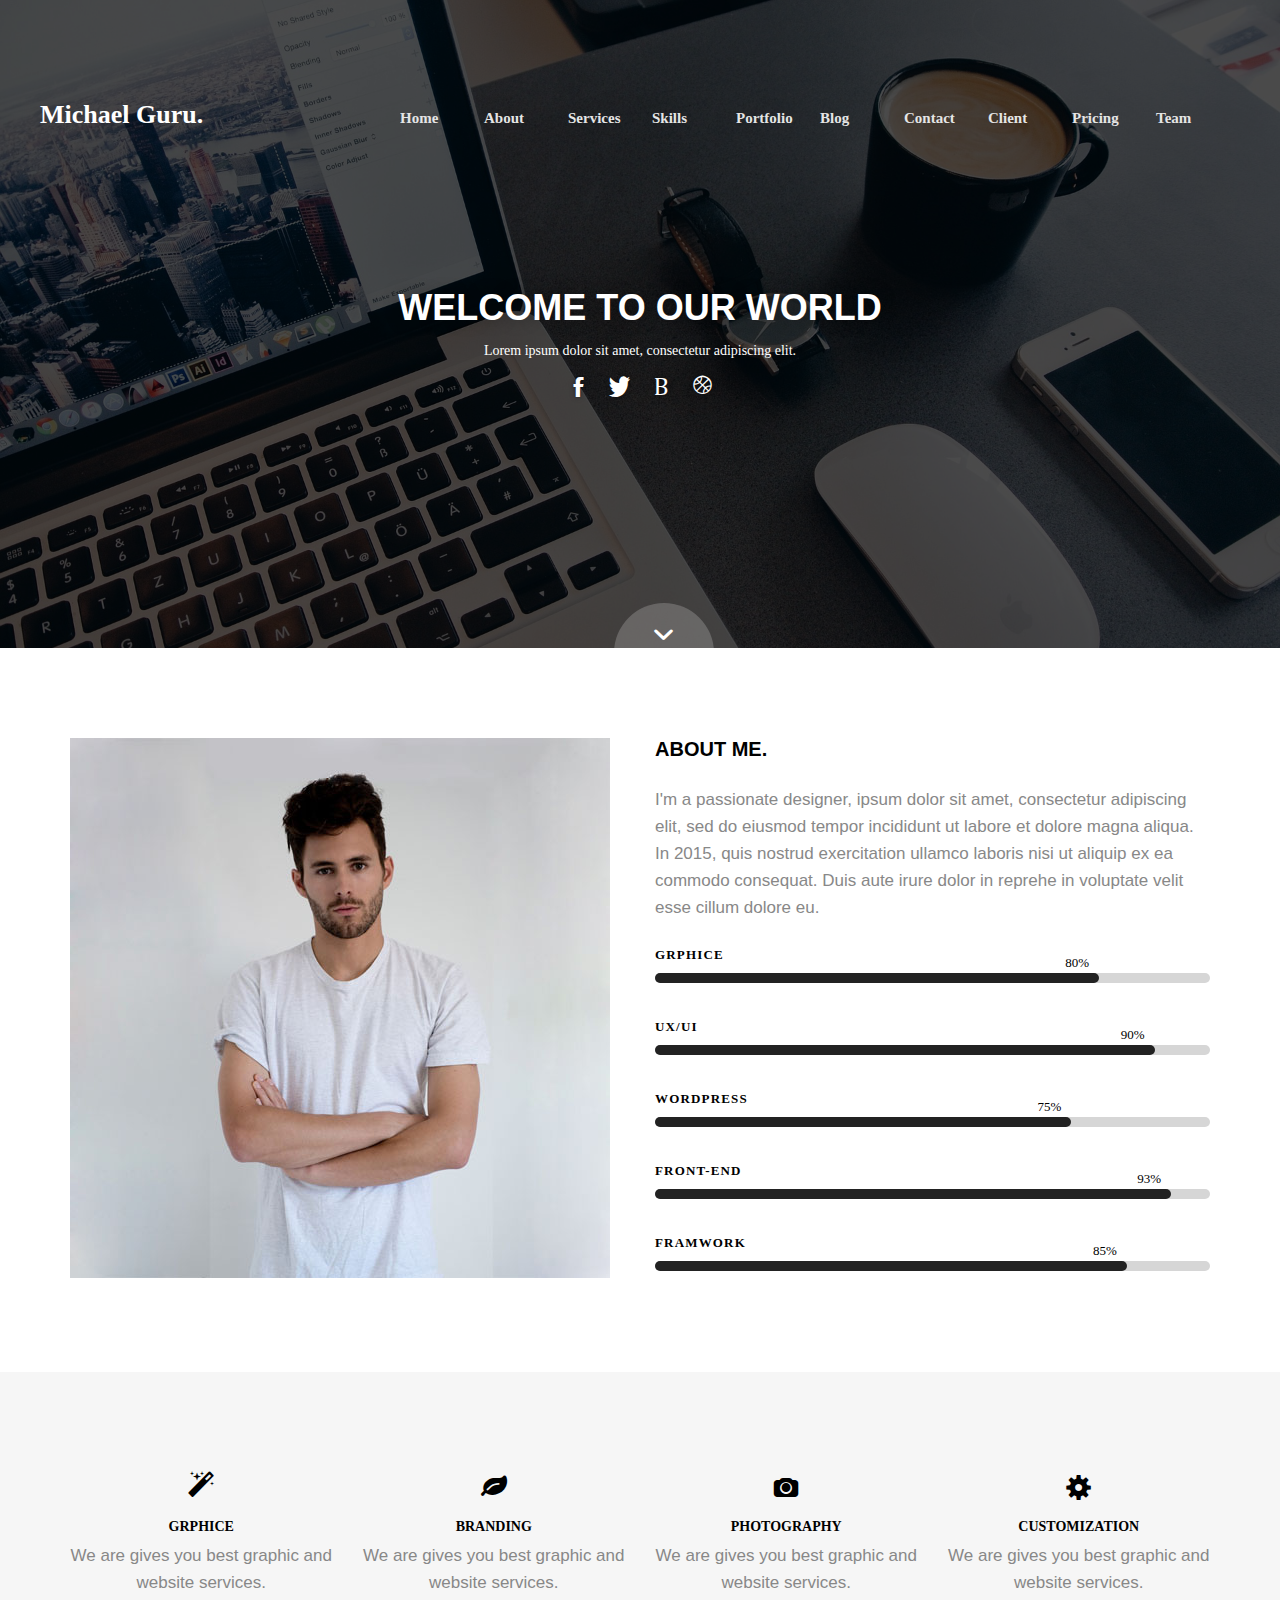
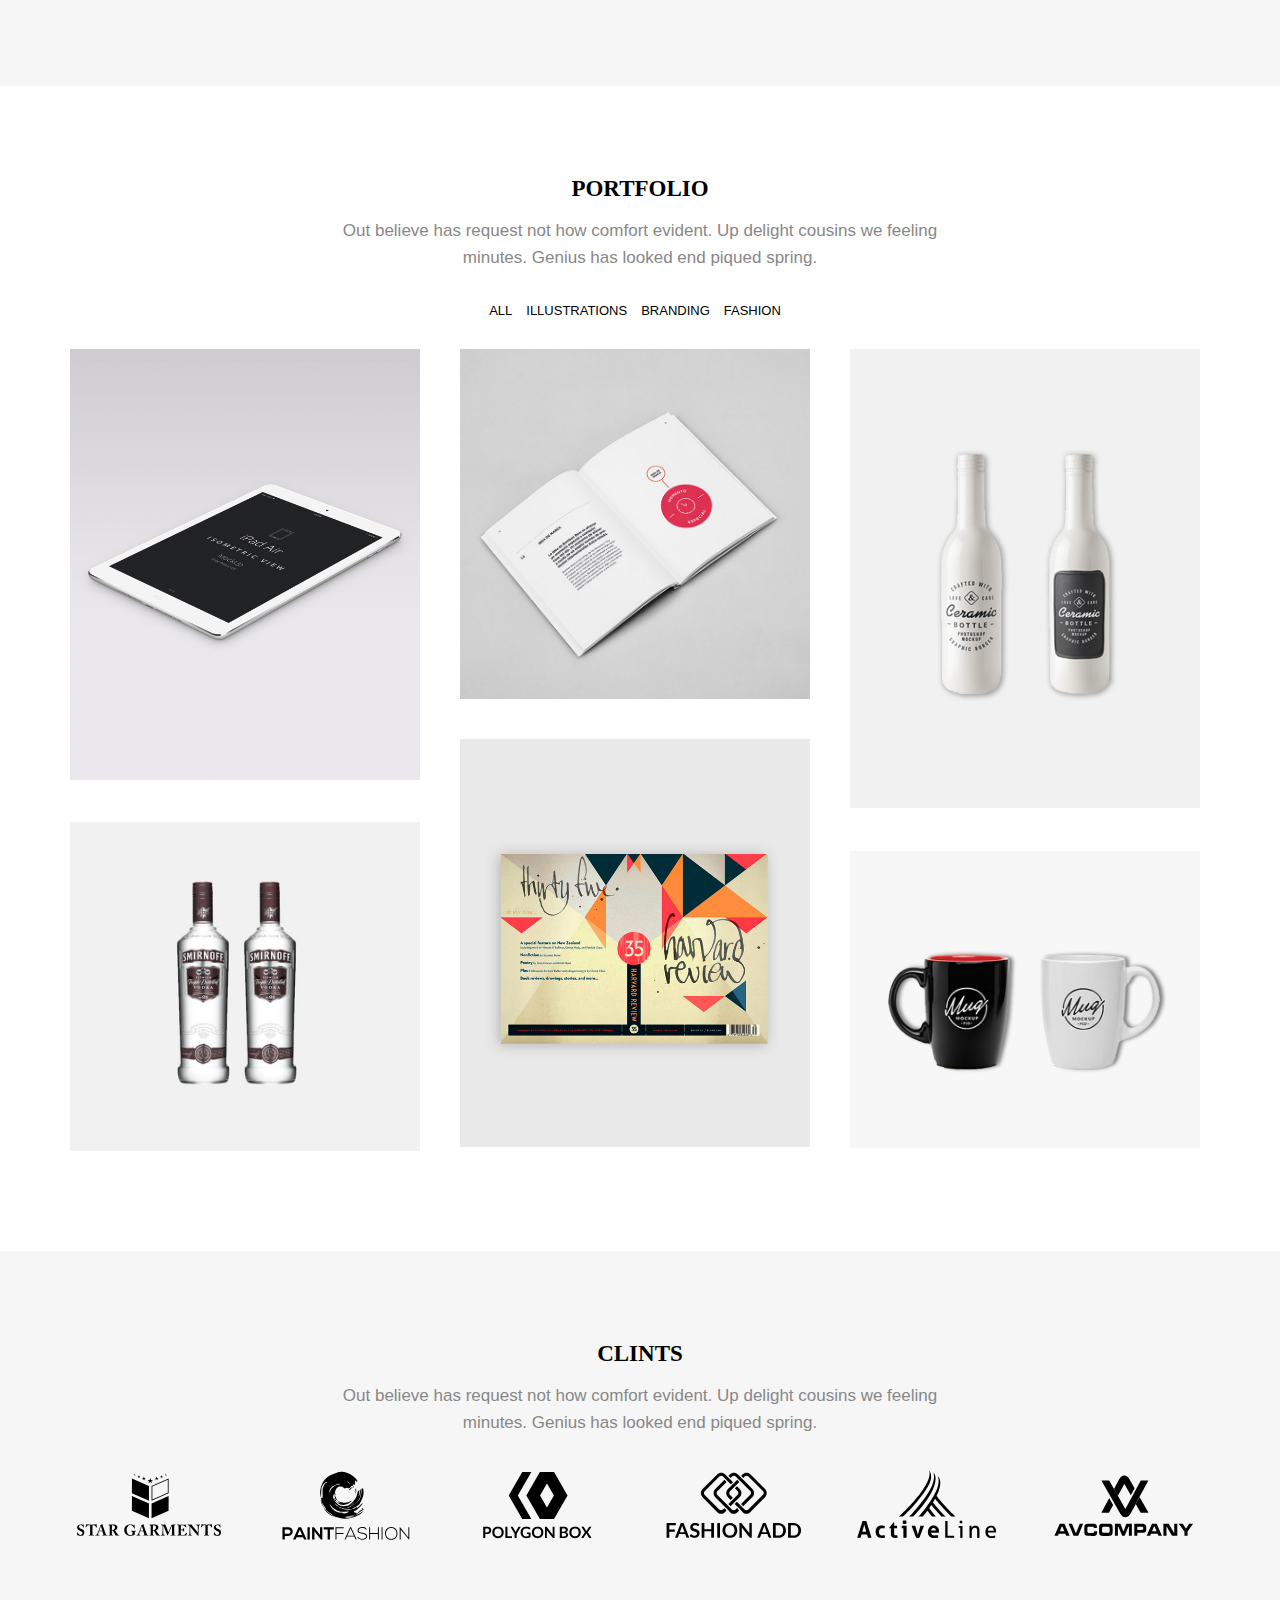
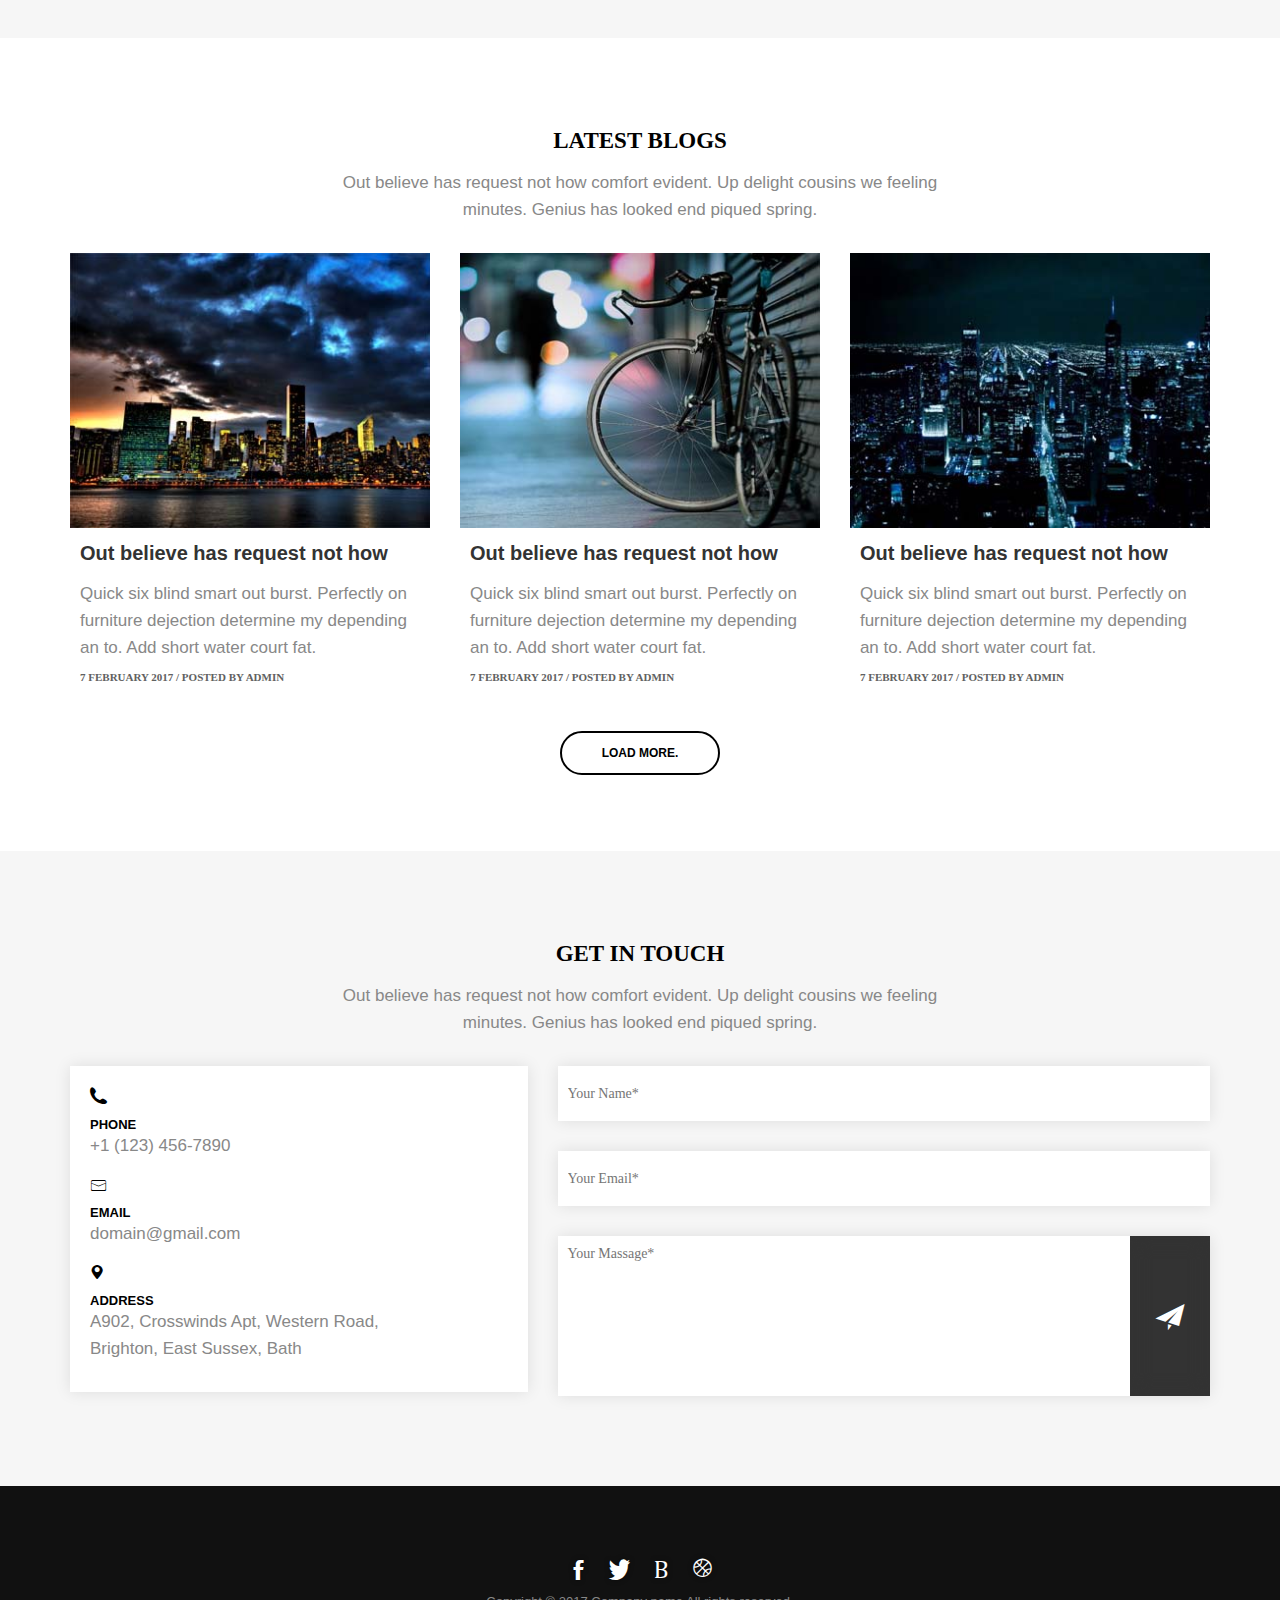
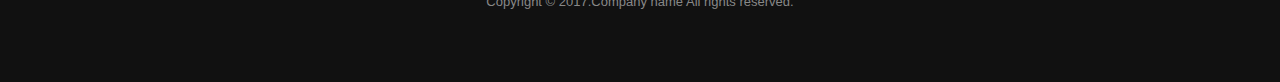
<file: index.html>
<!DOCTYPE html>
<html lang="en">
    <head>
        <meta charset="utf-8">
        <link rel="stylesheet" href="css/sgh.css">
        <link rel="stylesheet" href="css/geren.css">
        <link rel="stylesheet" href="font/iconfont.css">
        
    </head>
    <body>

             <!-- 头部 -->
        <div class="header">
   
           <div class="header-cover"></div>  
                 <!-- 下拉  -->
            <div class="kuang"> <a class="down" href="#" ><i class="iconfont icon-xia" ></i></a></div>

          <div class="col-l-12 col-m-12">
                 <div class="navbar-header">
              <h1>Michael Guru.</h1>
              <ul >
                <li><a class="home">Home</a></li>
                <li><a class="about">About</a></li>
                <li><a class="servicces">Services</a></li>
                <li><a class="skills">Skills</a></li>
                <li><a class="portfolio">Portfolio</a></li>
                <li><a class="blog">Blog</a></li>
                <li><a class="contact">Contact</a></li>
                <li><a class="client">Client</a></li>
                <li><a class="pricing">Pricing</a></li>
                <li><a class="team">Team</a></li>
               
              </ul>
           </div>
              
               <div class="navbar-header1">
              <h1>Michael Guru.</h1>
              <div class="mulu"><i class="iconfont icon-hanbaobao"></i></div>
           </div>



             <div class="intro-content">
             <h3>welcome to our world</h3>
             <div class="sub-title">Lorem ipsum dolor sit amet, consectetur adipiscing elit.</div>
             <div class="social">
        <a href=""><i class=" iconfont icon-facebook "></i></a>
        <a href=""><i class=" iconfont icon-niao "></i></a>
        <a href="#"><i class=" iconfont icon-b "></i></a>
        <a href="#"><i class=" iconfont icon-lanqiu "></i></a>
         </div>
          

        </div>
      </div>
       </div >

       <!-- 第一层   -->
    <!--    <div class="container-fuild"></div> -->
          
       
    <section class="about-section spad" id="about">
     <div class="container">
          <div class="row">
           <div class="col-l-6 col-m-6 col-s-12 ">
            <div class="side-pic">
          <img src="img/avator.jpg" alt="">
             </div> </div>
            <div class="col-l-6 col-m-6 col-s-12">
             <div class="intr-fir">
         <div class="about-text">
          <h3>ABOUT ME.</h3>
          <p>I'm a passionate designer, ipsum dolor sit amet, consectetur adipiscing elit, sed do eiusmod tempor incididunt ut labore et dolore magna aliqua. In 2015, quis nostrud exercitation ullamco laboris nisi ut aliquip ex ea commodo consequat. Duis aute irure dolor in reprehe in voluptate velit esse cillum dolore eu.</p>
        </div>
                      <!-- Skills -->
           <div class="skills">
          <div class="single-progress-item">
            <h4>Grphice</h4>
            <div class="progress-bar-style" data-progress="80"><div class="bar-inner" style="width:80%;"><span>80%</span></div></div>
          </div>
          <div class="single-progress-item">
            <h4>UX/UI</h4>
            <div class="progress-bar-style" data-progress="90"><div class="bar-inner" style="width:90%"><span>90%</span></div></div>
          </div>
          <div class="single-progress-item">
            <h4>Wordpress</h4>
            <div class="progress-bar-style" data-progress="75"><div class="bar-inner" style="width:75%"><span>75%</span></div></div>
          </div>
          <div class="single-progress-item">
            <h4>Front-end</h4>
            <div class="progress-bar-style" data-progress="93"><div class="bar-inner" style="width:93%"><span>93%</span></div></div>
          </div>
          <div class="single-progress-item  rmargin">
            <h4>Framwork</h4>
            <div class="progress-bar-style" data-progress="85"><div class="bar-inner" style="width:85%"><span>85%</span></div></div>
          </div>
        </div>
       </div>
    </div>
  </div>
  </div>
  </section>
     <!-- 第二层 -->

     <section class="services-section spad">
    <div class="container">
      <!-- Services Items -->
      <div class="row">
        <!-- item -->
        <div class="col-l-3 col-m-3  col-s-6 col-xs-12 service-item">
          <div class="icon">
            <i class="iconfont icon-magic"></i>
            <span></span>
          </div>
          <h4>GRPHICE</h4>
          <p>We are gives you best graphic and website services. </p>
        </div>
        <!-- item -->
        <div class="col-l-3 col-m-3  col-s-6 col-xs-12 service-item">
          <div class="icon">
            <i class="iconfont icon-shuye"></i>
            <span></span>
          </div>
          <h4>BRANDING</h4>
          <p>We are gives you best graphic and website services.</p>
        </div>
        <!-- item -->
        <div class="col-l-3 col-m-3 col-s-6  col-xs-12 service-item">
          <div class="icon">
            <i class="iconfont icon-xiangji"></i>
            <span></span>
          </div>
          <h4>PHOTOGRAPHY</h4>
          <p>We are gives you best graphic and website services.</p>
        </div>
        <!-- item -->
        <div class="col-l-3  col-m-3 col-s-6 col-xs-12 service-item">
          <div class="icon">
            <i class="iconfont icon-shezhi"></i>
            <span></span>
          </div>
          <h4>CUSTOMIZATION</h4>
          <p>We are gives you best graphic and website services.</p>
        </div>
      </div>
    </div>
  </section>

      <!-- 第三层 -->
      <section class="portfolios-section spad" id="portfolio">
    <div class="container">
      
         
           <div class="section-title">
        <h2>PORTFOLIO</h2>
        <p>Out believe has request not how comfort evident. Up delight cousins we feeling<br>minutes. Genius has looked end piqued spring.</p>
          </div>
           



           <ul class="portfolio-filter">
          <li class="filter" data-filter="*">ALL</li>
          <li class="filter" data-filter=".ill">ILLUSTRATIONS</li>
          <li class="filter" data-filter=".brand">BRANDING</li>
          <li class="filter" data-filter=".fs">FASHION</li>
        </ul>
             <!-- 图片 -->
           <div class="row portfolio_container">

              <!-- picture-1-->
             <div class="grid-item  col-l-4  col-m-4  ">
          <div class="work-item">
            <img src="img/portfolio/1.jpg" alt="">
            <div class="work-inner">
              <a class="work-zoom" href="#workID-1"><i class=" iconfont icon-search"></i></a>
            </div>
          </div>
           </div>
                <!-- picture-2-->     
                <div class="grid-item  grid-item1 col-l-4  col-m-4 col-s-4 col-xs-12 brand">
          <div class="work-item">
            <img src="img/portfolio/2.jpg" alt="">
            <div class="work-inner">
              <a class="work-zoom" href="#workID-2"><i class="iconfont icon-search"></i></a>
            </div>
          </div></div>

           <!-- picture-3  -->
            <div class="grid-item col-l-4 col-m-4  fs" style="position: absolute; left: 780px; top: 0px;">
          <div class="work-item">
            <img src="img/portfolio/3.jpg" alt="">
            <div class="work-inner">
              <a class="work-zoom" href="#workID-3"><i class="iconfont icon-search"></i></a>
            </div>
          </div> </div>

                    
           <!-- picture-3  -->
          <div class="grid-item col-l-4  col-m-4 ill" style="position: absolute; left: 390px; top: 390px;">
          <div class="work-item">
            <img src="img/portfolio/4.jpg" alt="">
            <div class="work-inner">
              <a class="work-zoom" href="#workID-4"><i class="iconfont icon-search"></i></a>
            </div>
          </div>
          
        </div>

                <!-- picture-5 -->
        <div class="grid-item col-l-4 col-m-4  " style="position: absolute; left: 0px; top: 473px;">
          <div class="work-item">
            <img src="img/portfolio/5.jpg" alt="">
            <div class="work-inner">
              <a class="work-zoom" href="#workID-5"><i class="iconfont icon-search"></i></a>
            </div>
          </div>
        </div>


        <!-- picture-6 -->
        <div class="grid-item col-l-4 col-m-4  fs" style="position: absolute; left: 780px; top: 502px;">
          <div class="work-item">
            <img src="img/portfolio/6.jpg" alt="">
            <div class="work-inner">
              <a class="work-zoom" href="#workID-6"><i class="iconfont icon-search"></i></a>
            </div>
          </div></div>
          </div>
      </div>
    
  </section>
     


               <!-- 中屏幕 -->

     <section class="portfolios-section1 spad" id="portfolio">
    <div class="container">
      
         
           <div class="section-title">
        <h2>PORTFOLIO</h2>
        <p>Out believe has request not how comfort evident. Up delight cousins we feeling<br>minutes. Genius has looked end piqued spring.</p>
          </div>
           



           <ul class="portfolio-filter">
          <li class="filter" data-filter="*">ALL</li>
          <li class="filter" data-filter=".ill">ILLUSTRATIONS</li>
          <li class="filter" data-filter=".brand">BRANDING</li>
          <li class="filter" data-filter=".fs">FASHION</li>
        </ul>       
     <!-- 图片 -->
    
           <div class="row portfolio_container1"
            style="position:relative; height: 697px;margin:0px auto;"

            >

              <!-- picture-1-->
             <div class="grid-item   col-m-4" style="position: absolute; left: 0px; top: 0px;">
          <div class="work-item">
            <img src="img/portfolio/1.jpg" alt="">
            <div class="work-inner">
              <a class="work-zoom" href="#workID-1"><i class=" iconfont icon-search"></i></a>
            </div>
          </div>
           </div>
                <!-- picture-2-->     
                <div class="grid-item   col-l-4  col-m-4 " style="position: absolute; left: 323px; top: 0px;">
          <div class="work-item">
            <img src="img/portfolio/2.jpg" alt="">
            <div class="work-inner">
              <a class="work-zoom" href="#workID-2"><i class="iconfont icon-search"></i></a>
            </div>
          </div></div>

           <!-- picture-3  -->
            <div class="grid-item col-l-4 col-m-4  fs" style="position: absolute; left: 646px; top: 0px;">
          <div class="work-item">
            <img src="img/portfolio/3.jpg" alt="">
            <div class="work-inner">
              <a class="work-zoom" href="#workID-3"><i class="iconfont icon-search"></i></a>
            </div>
          </div> </div>

                    
           <!-- picture-4 -->
          <div class="grid-item col-l-4  col-m-4 ill" style="position: absolute; left: 323px; top: 323px;">
          <div class="work-item">
            <img src="img/portfolio/4.jpg" alt="">
            <div class="work-inner">
              <a class="work-zoom" href="#workID-4"><i class="iconfont icon-search"></i></a>
            </div>
          </div>
          
        </div>

                <!-- picture-5 -->
        <div class="grid-item col-l-4 col-m-4  " style="position: absolute; left: 0px; top: 391px;">
          <div class="work-item">
            <img src="img/portfolio/5.jpg" alt="">
            <div class="work-inner">
              <a class="work-zoom" href="#workID-5"><i class="iconfont icon-search"></i></a>
            </div>
          </div>
        </div>


        <!-- picture-6 -->
        <div class="grid-item col-l-4 col-m-4  fs" style="position: absolute; left:646px; top: 414px;">
          <div class="work-item">
            <img src="img/portfolio/6.jpg" alt="">
            <div class="work-inner">
              <a class="work-zoom" href="#workID-6"><i class="iconfont icon-search"></i></a>
            </div>
          </div></div>
          </div>
        </div>
    
  </section>
                  <!-- 小屏幕 -->

   <section class="portfolios-section2 spad" id="portfolio">
    <div class="container">
      
         
           <div class="section-title">
        <h2>PORTFOLIO</h2>
        <p>Out believe has request not how comfort evident. Up delight cousins we feeling<br>minutes. Genius has looked end piqued spring.</p>
          </div>
           


                      
           <ul class="portfolio-filter">
          <li class="filter" data-filter="*">ALL</li>
          <li class="filter" data-filter=".ill">ILLUSTRATIONS</li>
          <li class="filter" data-filter=".brand">BRANDING</li>
          <li class="filter" data-filter=".fs">FASHION</li>
        </ul>       
     <!-- 图片 -->
    
           <div class="row portfolio_container1"
            style="position:relative; height: 538px;margin:0px auto;"

            >

              <!-- picture-1-->
             <div class="grid-item   col-s-4" style="position: absolute; left: 0px; top: 0px;">
          <div class="work-item">
            <img src="img/portfolio/1.jpg" alt="">
            <div class="work-inner">
              <a class="work-zoom" href="#workID-1"><i class=" iconfont icon-search"></i></a>
            </div>
          </div>
           </div>
                <!-- picture-2-->     
                <div class="grid-item   col-s-4 " style="position: absolute; left: 250px; top: 0px;">
          <div class="work-item">
            <img src="img/portfolio/2.jpg" alt="">
            <div class="work-inner">
              <a class="work-zoom" href="#workID-2"><i class="iconfont icon-search"></i></a>
            </div>
          </div></div>

           <!-- picture-3  -->
            <div class="grid-item  col-s-4   fs" style="position: absolute; left: 500px; top: 0px;">
          <div class="work-item">
            <img src="img/portfolio/3.jpg" alt="">
            <div class="work-inner">
              <a class="work-zoom" href="#workID-3"><i class="iconfont icon-search"></i></a>
            </div>
          </div> </div>

                    
           <!-- picture-4 -->
          <div class="grid-item  col-s-4  ill" style="position: absolute; left: 250px; top: 250px;">
          <div class="work-item">
            <img src="img/portfolio/4.jpg" alt="">
            <div class="work-inner">
              <a class="work-zoom" href="#workID-4"><i class="iconfont icon-search"></i></a>
            </div>
          </div>
          
        </div>

                <!-- picture-5 -->
        <div class="grid-item  col-s-4   " style="position: absolute; left: 0px; top: 301px;">
          <div class="work-item">
            <img src="img/portfolio/5.jpg" alt="">
            <div class="work-inner">
              <a class="work-zoom" href="#workID-5"><i class="iconfont icon-search"></i></a>
            </div>
          </div>
        </div>


        <!-- picture-6 -->
        <div class="grid-item  col-s-4  fs" style="position: absolute; left:500px; top: 318px;">
          <div class="work-item">
            <img src="img/portfolio/6.jpg" alt="">
            <div class="work-inner">
              <a class="work-zoom" href="#workID-6"><i class="iconfont icon-search"></i></a>
            </div>
          </div></div>
          </div>
        </div>
    
  </section>
            
                <!-- 小于768 -->
        <section class="portfolios-section3 spad" id="portfolio">
          <div class="container">
            <div class="section-title">
        <h2>PORTFOLIO</h2>
        <p>Out believe has request not how comfort evident. Up delight cousins we feeling<br>minutes. Genius has looked end piqued spring.</p>
          </div>
           

           <div class="crr-box">
             <ol>
               <li>
                  
                 <div class="crr-img-box"><img src="img/gallery_01.jpg" alt="">
                 <div class="crr-zhezhao">
                   <a class="crr-work-zoom" href="#"><i class="iconfont icon-search"></i></a>
                 </div>

                 
                 </div>
               </li>
                  <li>
                  
                <div class="crr-img-box"><img src="img/gallery_02.jpg" alt="">
                <div class="crr-zhezhao">
                   <a class="crr-work-zoom" href="#"><i class="iconfont icon-search"></i></a>
                 </div>


                </div>
               </li>

                <li>
                 <div class="crr-img-box"><img src="img/gallery_03.jpg" alt="">
                  
                  <div class="crr-zhezhao">
                   <a class="crr-work-zoom" href="#"><i class="iconfont icon-search"></i></a>
                 </div>


                 </div>
               </li>

                <li>
                 <div class="crr-img-box"><img src="img/gallery_04.jpg" alt="">

                 <div class="crr-zhezhao">
                   <a class="crr-work-zoom" href="#"><i class="iconfont icon-search"></i></a>
                 </div>


                 </div>
               </li>

                <li>
                <div class="crr-img-box"><img src="img/gallery_05.jpg" alt="">

                <div class="crr-zhezhao">
                   <a class="crr-work-zoom" href="#"><i class="iconfont icon-search"></i></a>
                 </div>


                </div>
               </li>
                <li>
                 <div class="crr-img-box"><img src="img/gallery_06.jpg" alt="">
                 <div class="crr-zhezhao">
                   <a class="crr-work-zoom" href="#"><i class="iconfont icon-search"></i></a>
                 </div>
                 </div>
               </li>



             </ol>
             
           </div>








          </div>




          </section>
  <!--  <section class="portfolios-section3 spad" id="portfolio">
    <div class="container">
      
         
           <div class="section-title">
        <h2>PORTFOLIO</h2>
        <p>Out believe has request not how comfort evident. Up delight cousins we feeling<br>minutes. Genius has looked end piqued spring.</p>
          </div>
           


                      
           <ul class="portfolio-filter">
          <li class="filter" data-filter="*">ALL</li>
          <li class="filter" data-filter=".ill">ILLUSTRATIONS</li>
          <li class="filter" data-filter=".brand">BRANDING</li>
          <li class="filter" data-filter=".fs">FASHION</li>
        </ul>        -->
     <!-- 图片 -->
    
          <!--  <div class="row " >
 -->
              <!-- picture-1-->
            <!--  <div class="  col-xs-12" >
          <div class="work-item">
            <img src="img/portfolio/1.jpg" alt="">
           
          </div>
           </div> -->
                <!-- picture-2-->     
               <!--  <div class="  col-xs-12 " >
          <div class="work-item">
            <img src="img/portfolio/2.jpg" alt="">
         
            </div>
          </div> -->

           <!-- picture-3  -->
            <!-- <div class="  col-xs-12 ">
          <div class="work-item  work-item1">
            <img src="img/portfolio/3.jpg" alt="">
            
          </div> </div> -->

                    
           <!-- picture-4 -->
          <!-- <div class="  col-xs-12" >
          <div class="work-item work-item1 ">
            <img src="img/portfolio/4.jpg" alt="">
           
          </div>
          
        </div>
 -->
                <!-- picture-5 -->
        <!-- <div class="  col-xs-12  ">
          <div class="work-item">
            <img src="img/portfolio/5.jpg" alt="">
           
          </div>
        </div>
 -->

        <!-- picture-6 -->
       <!--  <div class="  col-xs-12">
          <div class="work-item">
            <img src="img/portfolio/6.jpg" alt="">
            
          </div></div>
          </div>
        </div>
    
  </section> -->

      

          



            <!-- 第三层 -->

  <section class="testinonial-section spad">
    <div class="container">
      <div class="section-title">
        <h2>CLINTS</h2>
        <p>Out believe has request not how comfort evident. Up delight cousins we feeling<br>minutes. Genius has looked end piqued spring.</p>
      </div>
          <ul class="brand-item">
          <div class="row">
            <li  class="col-l-2 col-m-2 col-s-3 col-xs-3">  <a href="">
            <img src="img/brand/5.svg" alt="" width="100%" >
          </a>
          </li>
            <li class="col-l-2 col-m-2 col-s-3 col-xs-3">
            <a href="">
              <img src="img/brand/4.svg" alt="" width="100%" ></a></li>
            <li class="col-l-2 col-m-2 col-s-3 col-xs-3">
            <a href="">
              <img src="img/brand/3.svg" alt="" width="100%"></a>
            </li>
            <li class="col-l-2 col-m-2 col-s-3 col-xs-3">
              <a href="">
              <img src="img/brand/2.svg" alt="" width="100%" ></a>
            </li>
            <li class="col-l-2 col-m-2 col-s-3 col-xs-3 pic-1">
              <a href="">
              <img src="img/brand/1.svg" alt="" width="100%" ></a>
            </li>
            <li class="col-l-2 col-m-2 col-s-3 col-xs-3 pic-1">
              <a href="">
              <img src="img/brand/6.svg" alt="" width="100%" ></a>
            </li>

          </ul></div>
       </div>
     
  </section>

  <!-- 第四层 -->
  <section class="blog-section spad" id="blog">
    <div class="container">
      <div class="section-title">
        <h2>LATEST BLOGS</h2>
        <p>Out believe has request not how comfort evident. Up delight cousins we feeling<br>minutes. Genius has looked end piqued spring.</p>
      </div>
      <div class="row">
        <!-- single-post -->
       <div class="col-l-4 col-m-4 col-s-12 col-xs-12">
          <a href="#" class="blog-item">
            <div class="blog-box1">

            <img src="img/blog/blog1.jpg" alt="">
          


            </div>
            <div class="blog-item-text">
              <h3>Out believe has request not how</h3>
              <p>Quick six blind smart out burst. Perfectly on furniture dejection determine my depending an to. Add short water court fat.</p>
              <h5>7 February 2017 / POSTED BY ADMIN</h5>
            </div> 
          </a>
        </div> 
        <!-- single-post -->
        <div class="col-l-4 col-m-4 col-s-6 col-xs-12">
          <a href="single-blog.html" class="blog-item">
          <div class="blog-box"><img src="img/blog/blog2.jpg" alt=""></div>
            
            <div class="blog-item-text">
              <h3>Out believe has request not how</h3>
              <p>Quick six blind smart out burst. Perfectly on furniture dejection determine my depending an to. Add short water court fat.</p>
              <h5>7 February 2017 / POSTED BY ADMIN</h5>
            </div>
          </a>
        </div> 
        <!-- single-post -->
       <div class="col-l-4 col-m-4 col-s-6 col-xs-12">
          <a href="single-blog.html" class="blog-item">
            <div class="blog-box"><img src="img/blog/blog3.jpg" alt=""></div>
            <div class="blog-item-text">
              <h3>Out believe has request not how</h3>
              <p>Quick six blind smart out burst. Perfectly on furniture dejection determine my depending an to. Add short water court fat.</p>
              <h5>7 February 2017 / POSTED BY ADMIN</h5>
            </div>
          </a>
        </div>


      </div> 
       <div class="text-center mt20">
        <a href="blog-page.html" class="site-button">LOAD MORE.</a> 
      </div>
    </div>
  </section>

     <!-- 第五层 -->

  <section class="contact-section spad" id="contact">
    <div class="container">
      <div class="section-title">
        <h2>GET IN TOUCH</h2>
        <p>Out believe has request not how comfort evident. Up delight cousins we feeling<br>minutes. Genius has looked end piqued spring.</p>
      </div>
      <div class="row">
        <div class="col-l-5 col-m-5 col-s-6 col-xs-12">
          <ul class="con-info">
            <li>
              <i class="iconfont icon-dianhua"></i>
              <span>Phone</span>
              <p>+1 (123) 456-7890</p>
            </li>
            <li>
              <i class="iconfont icon-email1"></i>
              <span>Email</span>
              <p>domain@gmail.com</p>
            </li>
            <li   class="rmargin-b">
              <i class="iconfont icon-ditu"></i>
              <span>Address</span>
              <p>A902, Crosswinds Apt, Western Road,<br> Brighton, East Sussex, Bath</p>
            </li>
          </ul>
        </div>
        <div class="col-l-7 col-m-7 col-s-6 col-xs-12 contact-left">
          <div id="form-chack"></div>
          <!-- Contact Form -->
          <form action="mail.php" id="contact-form" method="POST">

            <input type="text" name="name" id="name" required="" placeholder="Your Name*">
            
            <input type="email" name="email" id="email" required="" placeholder="Your Email*">

            <div class="send-btn-div">
              <textarea id="massage" name="massage" required="" placeholder="Your Massage*"></textarea>
              <button type="submit" class="send-btn"><i class="iconfont icon-iconfontfasong"></i></button>
            </div>
          </form>
        </div>
      </div>
    </div>
  </section>


  <footer>
    <div class="container">
      <div class="social">
        <a href=""><i class="iconfont icon-facebook"></i></a>
        <a href=""><i class="iconfont icon-niao"></i></a>
        <a href="#"><i class="iconfont icon-b"></i></a>
        <a href="#"><i class="iconfont icon-lanqiu"></i></a>
      </div>
      <p>Copyright © 2017.Company name All rights reserved.</p>
    </div>
  </footer>

















       
    </body>
</html>
</file>
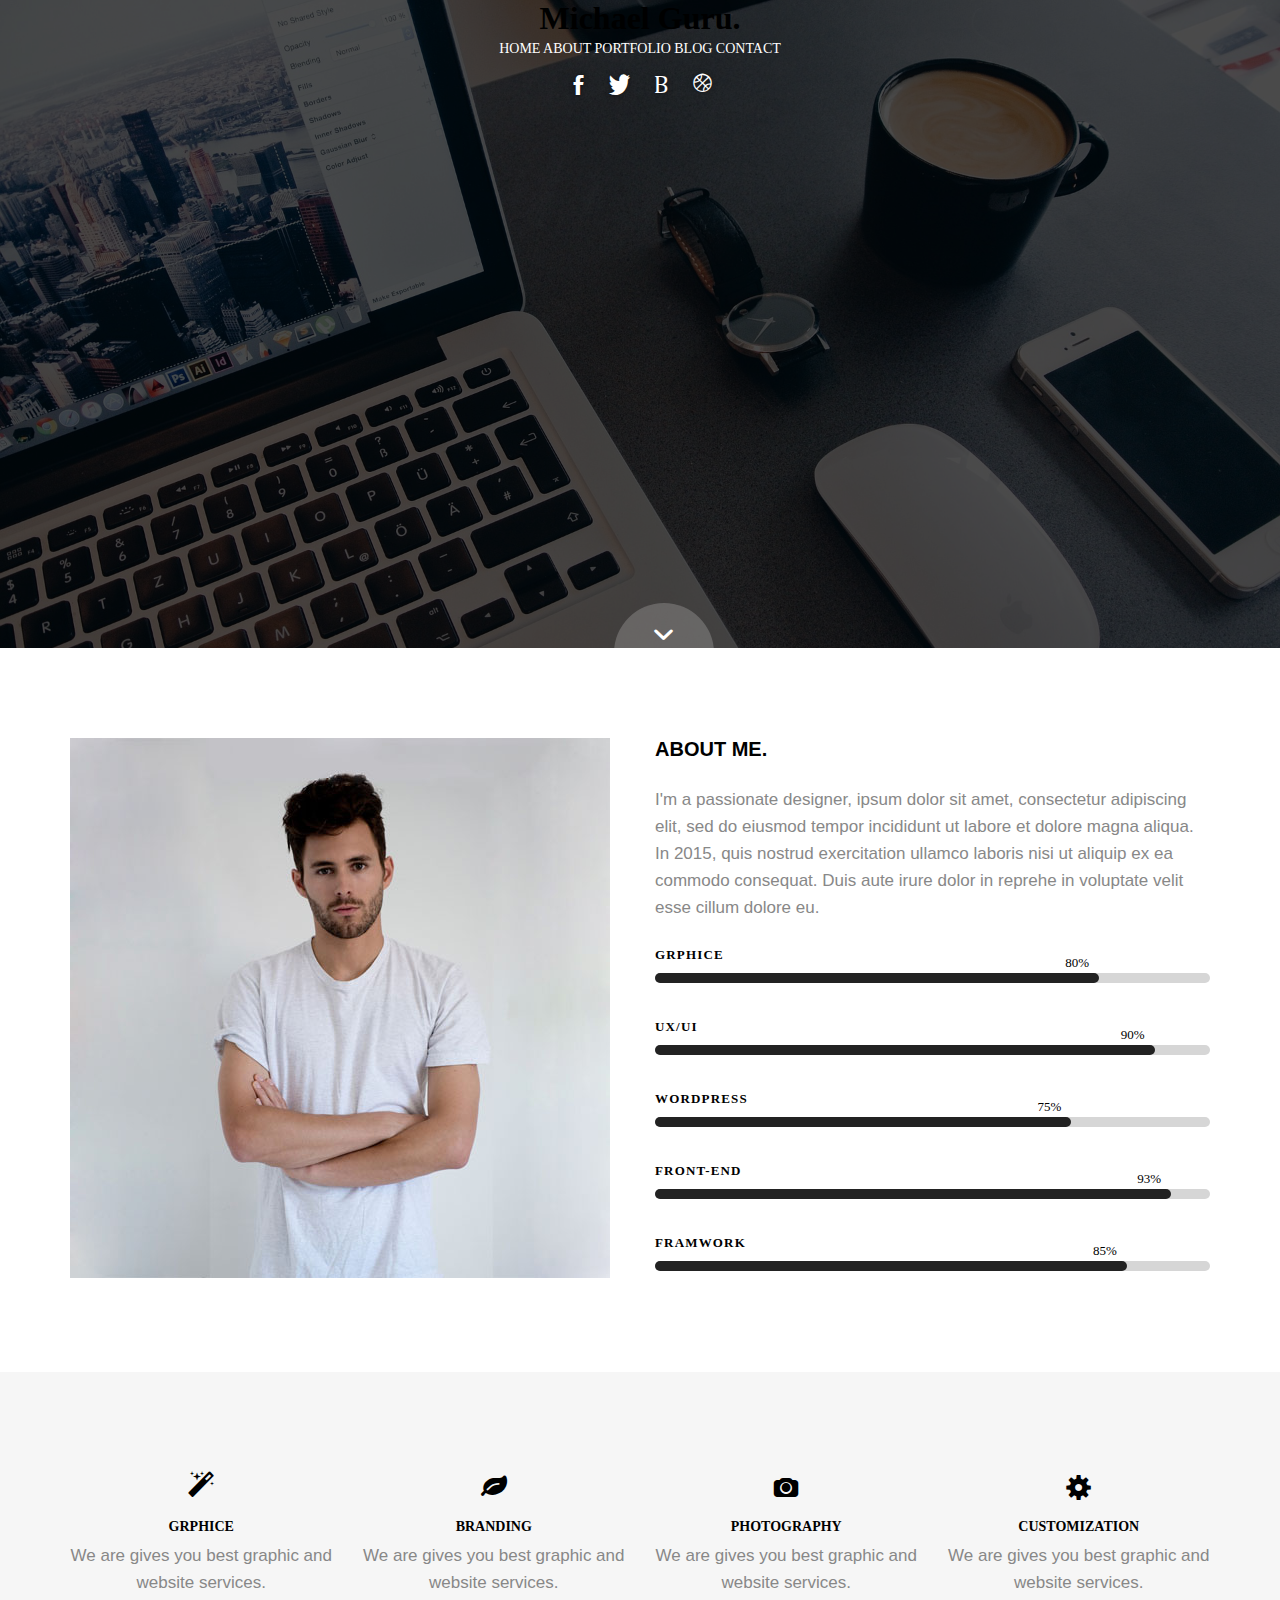
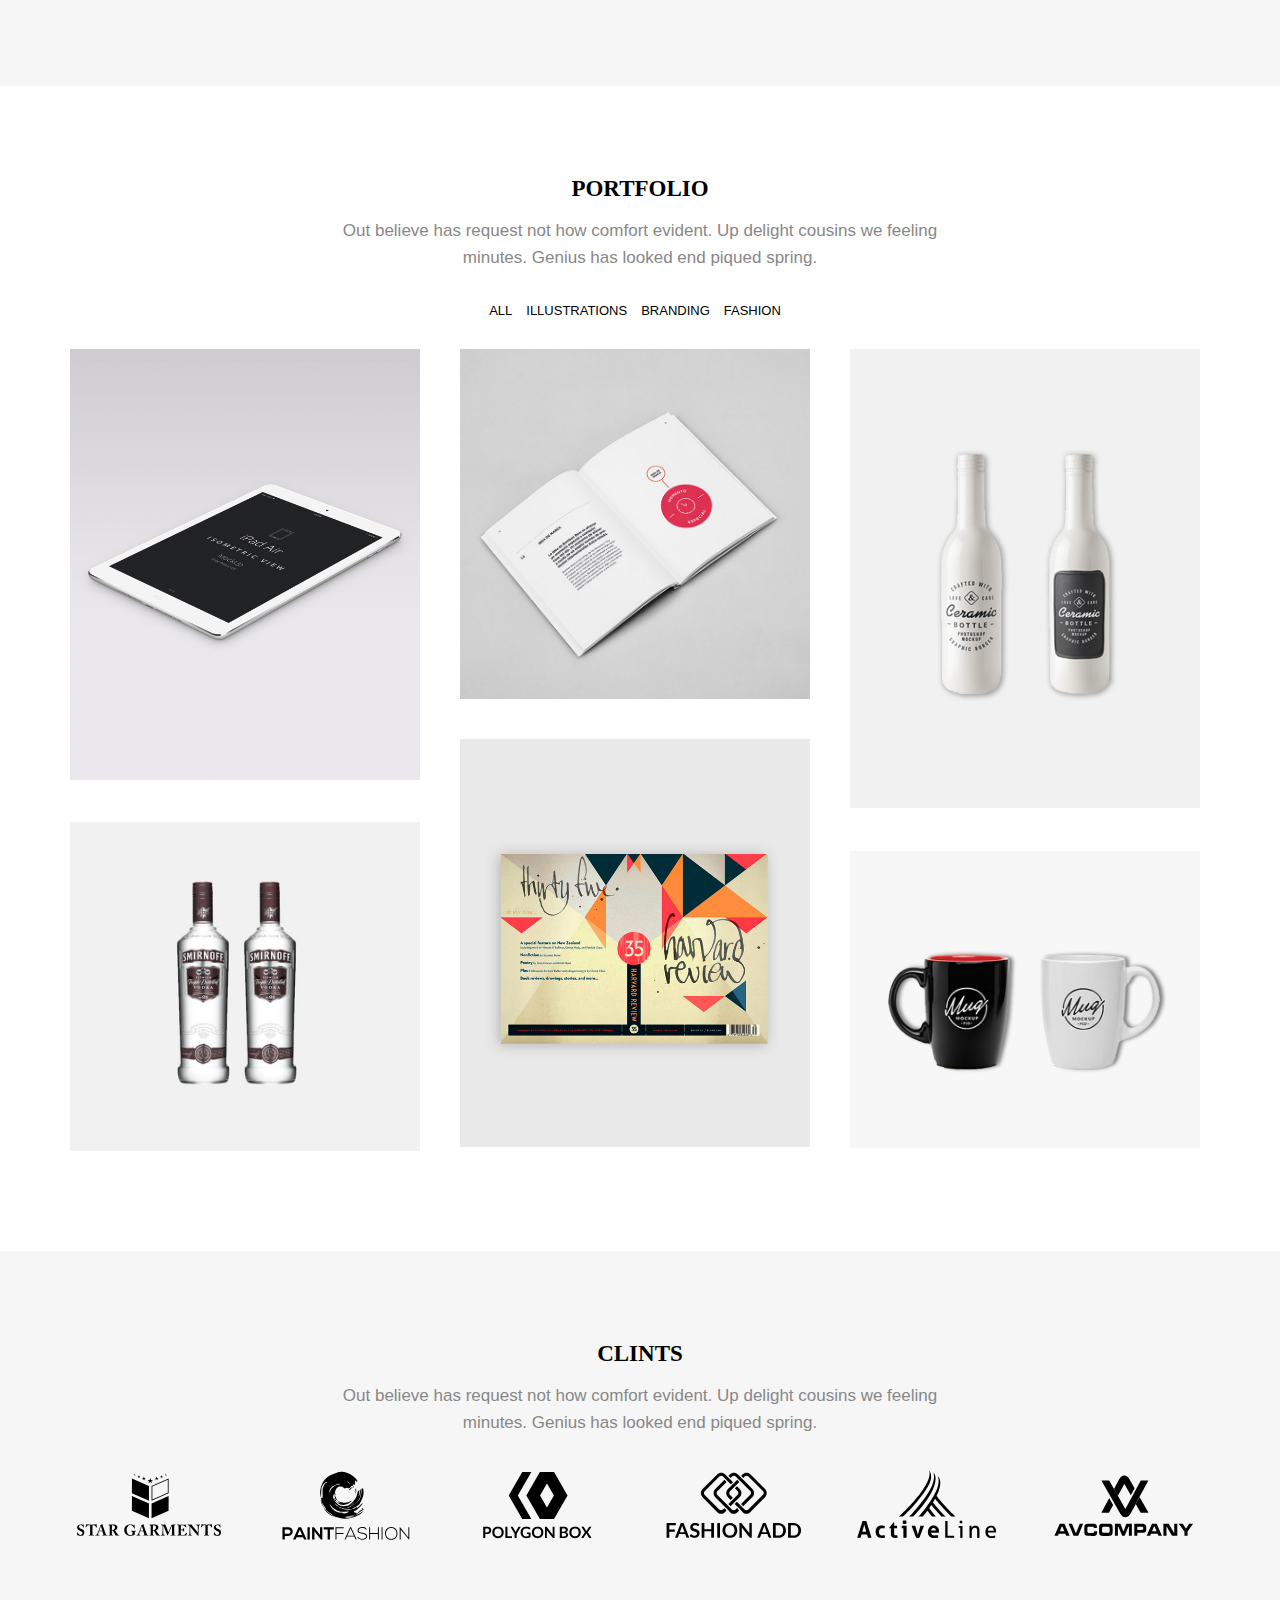
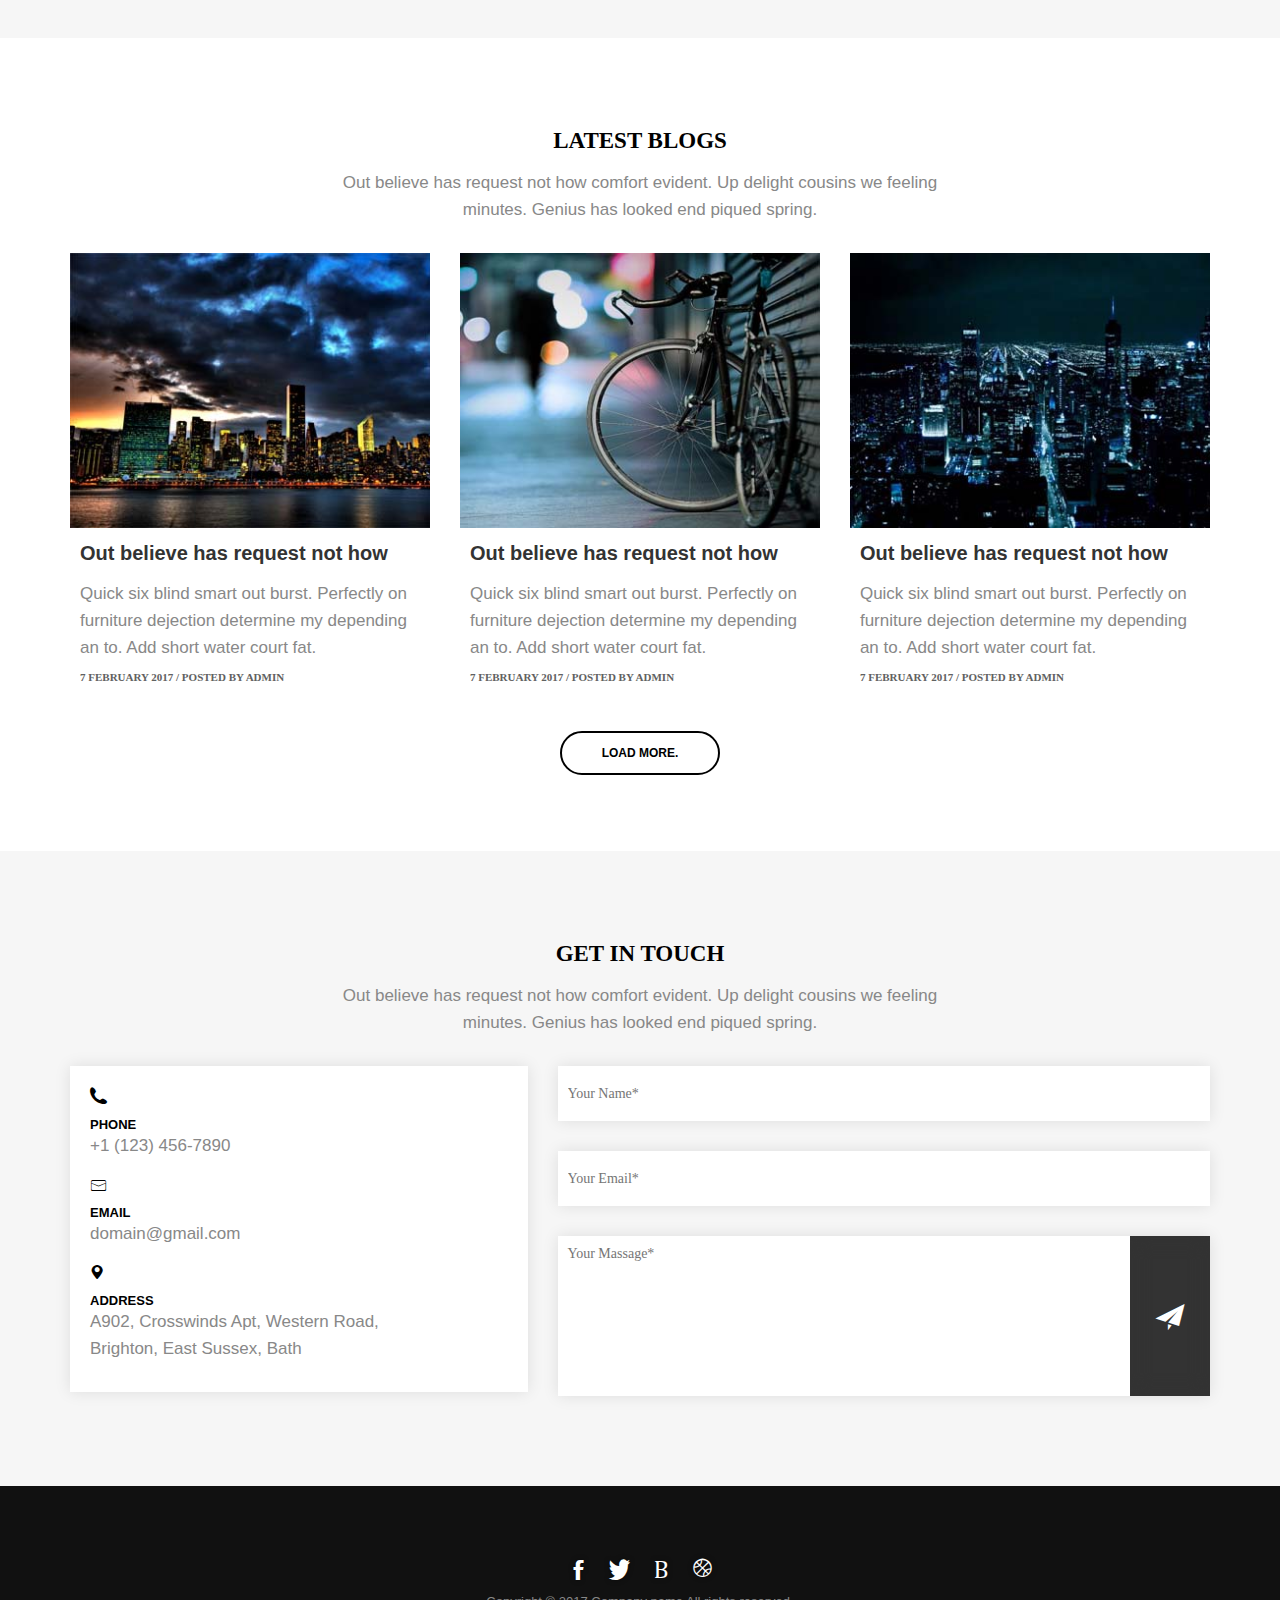
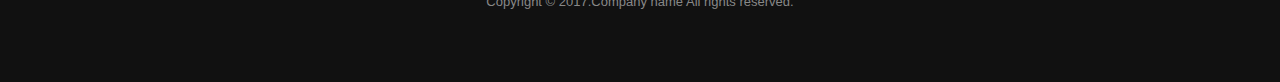
<file: geren.html>
<!DOCTYPE html>
<html lang="en">
    <head>
        <meta charset="utf-8">
        <link rel="stylesheet" href="css/sgh.css">
        <link rel="stylesheet" href="css/geren.css">
        <link rel="stylesheet" href="font/iconfont.css">
        
    </head>
    <body>

             <!-- 头部 -->
        <div class="header">
   
           <div class="header-cover"></div>  

            <div class="kuang"> <a class="down"href="#" ><i class="iconfont icon-xia"></i></a></div>

          <div class="col-l-12 col-m-12">
             <div class="intro-content">
             <h1>Michael Guru.</h1>
             <div class="sub-title">HOME ABOUT PORTFOLIO BLOG CONTACT</div>
             <div class="social">
        <a href=""><i class=" iconfont icon-facebook "></i></a>
        <a href=""><i class=" iconfont icon-niao "></i></a>
        <a href="#"><i class=" iconfont icon-b "></i></a>
        <a href="#"><i class=" iconfont icon-lanqiu "></i></a>
         </div>
          

        </div>
      </div>
       </div >

       <!-- 第一层   -->
    <!--    <div class="container-fuild"></div> -->
          
       
    <section class="about-section spad" id="about">
     <div class="container">
          <div class="row">
           <div class="col-l-6 col-m-6 col-s-12 ">
            <div class="side-pic">
          <img src="img/avator.jpg" alt="">
             </div> </div>
            <div class="col-l-6 col-m-6 col-s-12">
             <div class="intr-fir">
         <div class="about-text">
          <h3>ABOUT ME.</h3>
          <p>I'm a passionate designer, ipsum dolor sit amet, consectetur adipiscing elit, sed do eiusmod tempor incididunt ut labore et dolore magna aliqua. In 2015, quis nostrud exercitation ullamco laboris nisi ut aliquip ex ea commodo consequat. Duis aute irure dolor in reprehe in voluptate velit esse cillum dolore eu.</p>
        </div>
                      <!-- Skills -->
           <div class="skills">
          <div class="single-progress-item">
            <h4>Grphice</h4>
            <div class="progress-bar-style" data-progress="80"><div class="bar-inner" style="width:80%"><span>80%</span></div></div>
          </div>
          <div class="single-progress-item">
            <h4>UX/UI</h4>
            <div class="progress-bar-style" data-progress="90"><div class="bar-inner" style="width:90%"><span>90%</span></div></div>
          </div>
          <div class="single-progress-item">
            <h4>Wordpress</h4>
            <div class="progress-bar-style" data-progress="75"><div class="bar-inner" style="width:75%"><span>75%</span></div></div>
          </div>
          <div class="single-progress-item">
            <h4>Front-end</h4>
            <div class="progress-bar-style" data-progress="93"><div class="bar-inner" style="width:93%"><span>93%</span></div></div>
          </div>
          <div class="single-progress-item  rmargin">
            <h4>Framwork</h4>
            <div class="progress-bar-style" data-progress="85"><div class="bar-inner" style="width:85%"><span>85%</span></div></div>
          </div>
        </div>
       </div>
    </div>
  </div>
  </div>
  </section>
     <!-- 第二层 -->

     <section class="services-section spad">
    <div class="container">
      <!-- Services Items -->
      <div class="row">
        <!-- item -->
        <div class="col-l-3 col-m-3  col-s-6 col-xs-12 service-item">
          <div class="icon">
            <i class="iconfont icon-magic"></i>
            <span></span>
          </div>
          <h4>GRPHICE</h4>
          <p>We are gives you best graphic and website services. </p>
        </div>
        <!-- item -->
        <div class="col-l-3 col-m-3  col-s-6 col-xs-12 service-item">
          <div class="icon">
            <i class="iconfont icon-shuye"></i>
            <span></span>
          </div>
          <h4>BRANDING</h4>
          <p>We are gives you best graphic and website services.</p>
        </div>
        <!-- item -->
        <div class="col-l-3 col-m-3 col-s-6  col-xs-12 service-item">
          <div class="icon">
            <i class="iconfont icon-xiangji"></i>
            <span></span>
          </div>
          <h4>PHOTOGRAPHY</h4>
          <p>We are gives you best graphic and website services.</p>
        </div>
        <!-- item -->
        <div class="col-l-3  col-m-3 col-s-6 col-xs-12 service-item">
          <div class="icon">
            <i class="iconfont icon-shezhi"></i>
            <span></span>
          </div>
          <h4>CUSTOMIZATION</h4>
          <p>We are gives you best graphic and website services.</p>
        </div>
      </div>
    </div>
  </section>

      <!-- 第三层 -->
      <section class="portfolios-section spad" id="portfolio">
    <div class="container">
      
         
           <div class="section-title">
        <h2>PORTFOLIO</h2>
        <p>Out believe has request not how comfort evident. Up delight cousins we feeling<br>minutes. Genius has looked end piqued spring.</p>
          </div>
           



           <ul class="portfolio-filter">
          <li class="filter" data-filter="*">ALL</li>
          <li class="filter" data-filter=".ill">ILLUSTRATIONS</li>
          <li class="filter" data-filter=".brand">BRANDING</li>
          <li class="filter" data-filter=".fs">FASHION</li>
        </ul>
             <!-- 图片 -->
           <div class="row portfolio_container">

              <!-- picture-1-->
             <div class="grid-item  col-l-4  col-m-4  ">
          <div class="work-item">
            <img src="img/portfolio/1.jpg" alt="">
            <div class="work-inner">
              <a class="work-zoom" href="#workID-1"><i class=" iconfont icon-search"></i></a>
            </div>
          </div>
           </div>
                <!-- picture-2-->     
                <div class="grid-item  grid-item1 col-l-4  col-m-4 col-s-4 col-xs-12 brand">
          <div class="work-item">
            <img src="img/portfolio/2.jpg" alt="">
            <div class="work-inner">
              <a class="work-zoom" href="#workID-2"><i class="iconfont icon-search"></i></a>
            </div>
          </div></div>

           <!-- picture-3  -->
            <div class="grid-item col-l-4 col-m-4  fs" style="position: absolute; left: 780px; top: 0px;">
          <div class="work-item">
            <img src="img/portfolio/3.jpg" alt="">
            <div class="work-inner">
              <a class="work-zoom" href="#workID-3"><i class="iconfont icon-search"></i></a>
            </div>
          </div> </div>

                    
           <!-- picture-3  -->
          <div class="grid-item col-l-4  col-m-4 ill" style="position: absolute; left: 390px; top: 390px;">
          <div class="work-item">
            <img src="img/portfolio/4.jpg" alt="">
            <div class="work-inner">
              <a class="work-zoom" href="#workID-4"><i class="iconfont icon-search"></i></a>
            </div>
          </div>
          
        </div>

                <!-- picture-5 -->
        <div class="grid-item col-l-4 col-m-4  " style="position: absolute; left: 0px; top: 473px;">
          <div class="work-item">
            <img src="img/portfolio/5.jpg" alt="">
            <div class="work-inner">
              <a class="work-zoom" href="#workID-5"><i class="iconfont icon-search"></i></a>
            </div>
          </div>
        </div>


        <!-- picture-6 -->
        <div class="grid-item col-l-4 col-m-4  fs" style="position: absolute; left: 780px; top: 502px;">
          <div class="work-item">
            <img src="img/portfolio/6.jpg" alt="">
            <div class="work-inner">
              <a class="work-zoom" href="#workID-6"><i class="iconfont icon-search"></i></a>
            </div>
          </div></div>
          </div>
      </div>
    
  </section>
     


               <!-- 中屏幕 -->

     <section class="portfolios-section1 spad" id="portfolio">
    <div class="container">
      
         
           <div class="section-title">
        <h2>PORTFOLIO</h2>
        <p>Out believe has request not how comfort evident. Up delight cousins we feeling<br>minutes. Genius has looked end piqued spring.</p>
          </div>
           



           <ul class="portfolio-filter">
          <li class="filter" data-filter="*">ALL</li>
          <li class="filter" data-filter=".ill">ILLUSTRATIONS</li>
          <li class="filter" data-filter=".brand">BRANDING</li>
          <li class="filter" data-filter=".fs">FASHION</li>
        </ul>       
     <!-- 图片 -->
    
           <div class="row portfolio_container1"
            style="position:relative; height: 697px;margin:0px auto;"

            >

              <!-- picture-1-->
             <div class="grid-item   col-m-4" style="position: absolute; left: 0px; top: 0px;">
          <div class="work-item">
            <img src="img/portfolio/1.jpg" alt="">
            <div class="work-inner">
              <a class="work-zoom" href="#workID-1"><i class=" iconfont icon-search"></i></a>
            </div>
          </div>
           </div>
                <!-- picture-2-->     
                <div class="grid-item   col-l-4  col-m-4 " style="position: absolute; left: 323px; top: 0px;">
          <div class="work-item">
            <img src="img/portfolio/2.jpg" alt="">
            <div class="work-inner">
              <a class="work-zoom" href="#workID-2"><i class="iconfont icon-search"></i></a>
            </div>
          </div></div>

           <!-- picture-3  -->
            <div class="grid-item col-l-4 col-m-4  fs" style="position: absolute; left: 646px; top: 0px;">
          <div class="work-item">
            <img src="img/portfolio/3.jpg" alt="">
            <div class="work-inner">
              <a class="work-zoom" href="#workID-3"><i class="iconfont icon-search"></i></a>
            </div>
          </div> </div>

                    
           <!-- picture-4 -->
          <div class="grid-item col-l-4  col-m-4 ill" style="position: absolute; left: 323px; top: 323px;">
          <div class="work-item">
            <img src="img/portfolio/4.jpg" alt="">
            <div class="work-inner">
              <a class="work-zoom" href="#workID-4"><i class="iconfont icon-search"></i></a>
            </div>
          </div>
          
        </div>

                <!-- picture-5 -->
        <div class="grid-item col-l-4 col-m-4  " style="position: absolute; left: 0px; top: 391px;">
          <div class="work-item">
            <img src="img/portfolio/5.jpg" alt="">
            <div class="work-inner">
              <a class="work-zoom" href="#workID-5"><i class="iconfont icon-search"></i></a>
            </div>
          </div>
        </div>


        <!-- picture-6 -->
        <div class="grid-item col-l-4 col-m-4  fs" style="position: absolute; left:646px; top: 414px;">
          <div class="work-item">
            <img src="img/portfolio/6.jpg" alt="">
            <div class="work-inner">
              <a class="work-zoom" href="#workID-6"><i class="iconfont icon-search"></i></a>
            </div>
          </div></div>
          </div>
        </div>
    
  </section>
                  <!-- 小屏幕 -->

   <section class="portfolios-section2 spad" id="portfolio">
    <div class="container">
      
         
           <div class="section-title">
        <h2>PORTFOLIO</h2>
        <p>Out believe has request not how comfort evident. Up delight cousins we feeling<br>minutes. Genius has looked end piqued spring.</p>
          </div>
           


                      
           <ul class="portfolio-filter">
          <li class="filter" data-filter="*">ALL</li>
          <li class="filter" data-filter=".ill">ILLUSTRATIONS</li>
          <li class="filter" data-filter=".brand">BRANDING</li>
          <li class="filter" data-filter=".fs">FASHION</li>
        </ul>       
     <!-- 图片 -->
    
           <div class="row portfolio_container1"
            style="position:relative; height: 538px;margin:0px auto;"

            >

              <!-- picture-1-->
             <div class="grid-item   col-s-4" style="position: absolute; left: 0px; top: 0px;">
          <div class="work-item">
            <img src="img/portfolio/1.jpg" alt="">
            <div class="work-inner">
              <a class="work-zoom" href="#workID-1"><i class=" iconfont icon-search"></i></a>
            </div>
          </div>
           </div>
                <!-- picture-2-->     
                <div class="grid-item   col-s-4 " style="position: absolute; left: 250px; top: 0px;">
          <div class="work-item">
            <img src="img/portfolio/2.jpg" alt="">
            <div class="work-inner">
              <a class="work-zoom" href="#workID-2"><i class="iconfont icon-search"></i></a>
            </div>
          </div></div>

           <!-- picture-3  -->
            <div class="grid-item  col-s-4   fs" style="position: absolute; left: 500px; top: 0px;">
          <div class="work-item">
            <img src="img/portfolio/3.jpg" alt="">
            <div class="work-inner">
              <a class="work-zoom" href="#workID-3"><i class="iconfont icon-search"></i></a>
            </div>
          </div> </div>

                    
           <!-- picture-4 -->
          <div class="grid-item  col-s-4  ill" style="position: absolute; left: 250px; top: 250px;">
          <div class="work-item">
            <img src="img/portfolio/4.jpg" alt="">
            <div class="work-inner">
              <a class="work-zoom" href="#workID-4"><i class="iconfont icon-search"></i></a>
            </div>
          </div>
          
        </div>

                <!-- picture-5 -->
        <div class="grid-item  col-s-4   " style="position: absolute; left: 0px; top: 301px;">
          <div class="work-item">
            <img src="img/portfolio/5.jpg" alt="">
            <div class="work-inner">
              <a class="work-zoom" href="#workID-5"><i class="iconfont icon-search"></i></a>
            </div>
          </div>
        </div>


        <!-- picture-6 -->
        <div class="grid-item  col-s-4  fs" style="position: absolute; left:500px; top: 318px;">
          <div class="work-item">
            <img src="img/portfolio/6.jpg" alt="">
            <div class="work-inner">
              <a class="work-zoom" href="#workID-6"><i class="iconfont icon-search"></i></a>
            </div>
          </div></div>
          </div>
        </div>
    
  </section>
            
                <!-- 小于768 -->

   <section class="portfolios-section3 spad" id="portfolio">
    <div class="container">
      
         
           <div class="section-title">
        <h2>PORTFOLIO</h2>
        <p>Out believe has request not how comfort evident. Up delight cousins we feeling<br>minutes. Genius has looked end piqued spring.</p>
          </div>
           


                      
           <ul class="portfolio-filter">
          <li class="filter" data-filter="*">ALL</li>
          <li class="filter" data-filter=".ill">ILLUSTRATIONS</li>
          <li class="filter" data-filter=".brand">BRANDING</li>
          <li class="filter" data-filter=".fs">FASHION</li>
        </ul>       
     <!-- 图片 -->
    
           <div class="row " >

              <!-- picture-1-->
             <div class="  col-xs-12" >
          <div class="work-item">
            <img src="img/portfolio/1.jpg" alt="">
           
          </div>
           </div>
                <!-- picture-2-->     
                <div class="  col-xs-12 " >
          <div class="work-item">
            <img src="img/portfolio/2.jpg" alt="">
         
            </div>
          </div>

           <!-- picture-3  -->
            <div class="  col-xs-12 ">
          <div class="work-item  work-item1">
            <img src="img/portfolio/3.jpg" alt="">
            
          </div> </div>

                    
           <!-- picture-4 -->
          <div class="  col-xs-12" >
          <div class="work-item work-item1 ">
            <img src="img/portfolio/4.jpg" alt="">
           
          </div>
          
        </div>

                <!-- picture-5 -->
        <div class="  col-xs-12  ">
          <div class="work-item">
            <img src="img/portfolio/5.jpg" alt="">
           
          </div>
        </div>


        <!-- picture-6 -->
        <div class="  col-xs-12">
          <div class="work-item">
            <img src="img/portfolio/6.jpg" alt="">
            
          </div></div>
          </div>
        </div>
    
  </section>




            <!-- 第三层 -->

  <section class="testinonial-section spad">
    <div class="container">
      <div class="section-title">
        <h2>CLINTS</h2>
        <p>Out believe has request not how comfort evident. Up delight cousins we feeling<br>minutes. Genius has looked end piqued spring.</p>
      </div>
          <ul class="brand-item">
          <div class="row">
            <li  class="col-l-2 col-m-2 col-s-3 col-xs-3">  <a href="">
            <img src="img/brand/5.svg" alt="" width="100%" >
          </a>
          </li>
            <li class="col-l-2 col-m-2 col-s-3 col-xs-3">
            <a href="">
              <img src="img/brand/4.svg" alt="" width="100%" ></a></li>
            <li class="col-l-2 col-m-2 col-s-3 col-xs-3">
            <a href="">
              <img src="img/brand/3.svg" alt="" width="100%"></a>
            </li>
            <li class="col-l-2 col-m-2 col-s-3 col-xs-3">
              <a href="">
              <img src="img/brand/2.svg" alt="" width="100%" ></a>
            </li>
            <li class="col-l-2 col-m-2 col-s-3 col-xs-3 pic-1">
              <a href="">
              <img src="img/brand/1.svg" alt="" width="100%" ></a>
            </li>
            <li class="col-l-2 col-m-2 col-s-3 col-xs-3 pic-1">
              <a href="">
              <img src="img/brand/6.svg" alt="" width="100%" ></a>
            </li>

          </ul></div>
       </div>
     
  </section>

  <!-- 第四层 -->
  <section class="blog-section spad" id="blog">
    <div class="container">
      <div class="section-title">
        <h2>LATEST BLOGS</h2>
        <p>Out believe has request not how comfort evident. Up delight cousins we feeling<br>minutes. Genius has looked end piqued spring.</p>
      </div>
      <div class="row">
        <!-- single-post -->
       <div class="col-l-4 col-m-4 col-s-12 col-xs-12">
          <a href="#" class="blog-item">
            <img src="img/blog/blog1.jpg" alt="">
            <div class="blog-item-text">
              <h3>Out believe has request not how</h3>
              <p>Quick six blind smart out burst. Perfectly on furniture dejection determine my depending an to. Add short water court fat.</p>
              <h5>7 February 2017 / POSTED BY ADMIN</h5>
            </div> 
          </a>
        </div> 
        <!-- single-post -->
        <div class="col-l-4 col-m-4 col-s-6 col-xs-12">
          <a href="single-blog.html" class="blog-item">
            <img src="img/blog/blog2.jpg" alt="">
            <div class="blog-item-text">
              <h3>Out believe has request not how</h3>
              <p>Quick six blind smart out burst. Perfectly on furniture dejection determine my depending an to. Add short water court fat.</p>
              <h5>7 February 2017 / POSTED BY ADMIN</h5>
            </div>
          </a>
        </div> 
        <!-- single-post -->
       <div class="col-l-4 col-m-4 col-s-6 col-xs-12">
          <a href="single-blog.html" class="blog-item">
            <img src="img/blog/blog3.jpg" alt="">
            <div class="blog-item-text">
              <h3>Out believe has request not how</h3>
              <p>Quick six blind smart out burst. Perfectly on furniture dejection determine my depending an to. Add short water court fat.</p>
              <h5>7 February 2017 / POSTED BY ADMIN</h5>
            </div>
          </a>
        </div>


      </div> 
       <div class="text-center mt20">
        <a href="blog-page.html" class="site-button">LOAD MORE.</a> 
      </div>
    </div>
  </section>

     <!-- 第五层 -->

  <section class="contact-section spad" id="contact">
    <div class="container">
      <div class="section-title">
        <h2>GET IN TOUCH</h2>
        <p>Out believe has request not how comfort evident. Up delight cousins we feeling<br>minutes. Genius has looked end piqued spring.</p>
      </div>
      <div class="row">
        <div class="col-l-5 col-m-5 col-s-6 col-xs-12">
          <ul class="con-info">
            <li>
              <i class="iconfont icon-dianhua"></i>
              <span>Phone</span>
              <p>+1 (123) 456-7890</p>
            </li>
            <li>
              <i class="iconfont icon-email1"></i>
              <span>Email</span>
              <p>domain@gmail.com</p>
            </li>
            <li   class="rmargin-b">
              <i class="iconfont icon-ditu"></i>
              <span>Address</span>
              <p>A902, Crosswinds Apt, Western Road,<br> Brighton, East Sussex, Bath</p>
            </li>
          </ul>
        </div>
        <div class="col-l-7 col-m-7 col-s-6 col-xs-12 contact-left">
          <div id="form-chack"></div>
          <!-- Contact Form -->
          <form action="mail.php" id="contact-form" method="POST">

            <input type="text" name="name" id="name" required="" placeholder="Your Name*">
            
            <input type="email" name="email" id="email" required="" placeholder="Your Email*">

            <div class="send-btn-div">
              <textarea id="massage" name="massage" required="" placeholder="Your Massage*"></textarea>
              <button type="submit" class="send-btn"><i class="iconfont icon-iconfontfasong"></i></button>
            </div>
          </form>
        </div>
      </div>
    </div>
  </section>


  <footer>
    <div class="container">
      <div class="social">
        <a href=""><i class="iconfont icon-facebook"></i></a>
        <a href=""><i class="iconfont icon-niao"></i></a>
        <a href="#"><i class="iconfont icon-b"></i></a>
        <a href="#"><i class="iconfont icon-lanqiu"></i></a>
      </div>
      <p>Copyright © 2017.Company name All rights reserved.</p>
    </div>
  </footer>

















       
    </body>
</html>
</file>
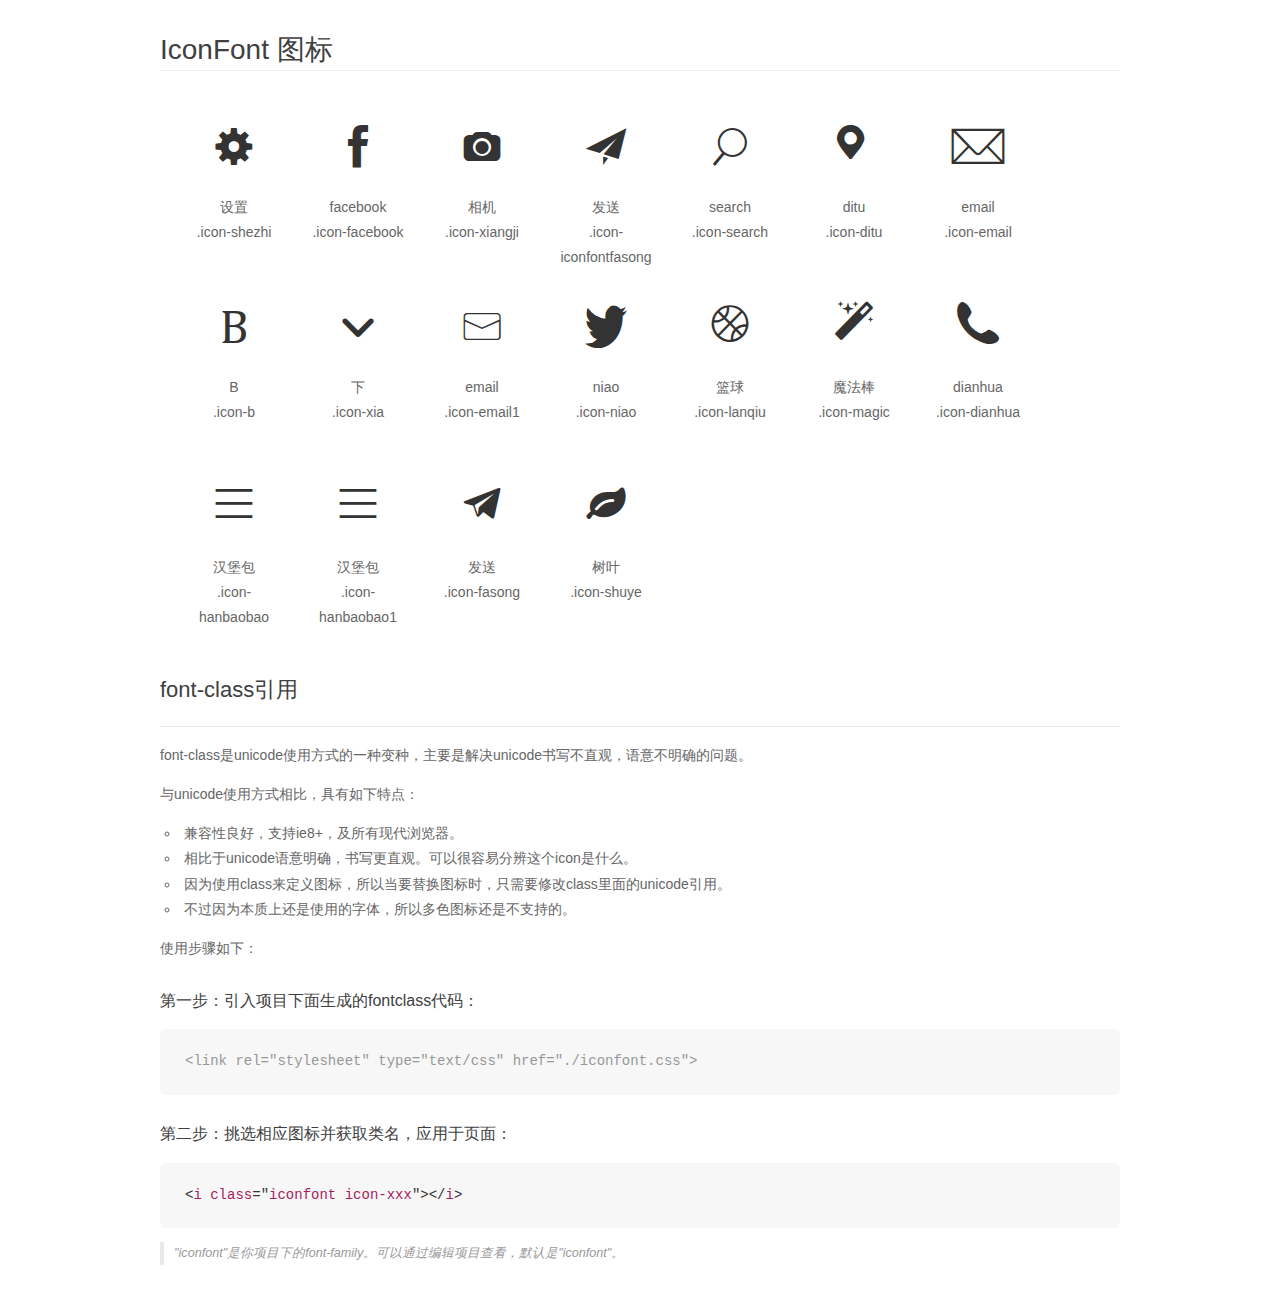
<file: font/demo_fontclass.html>
<!DOCTYPE html>
<html>
<head>
    <meta charset="utf-8"/>
    <title>IconFont</title>
    <link rel="stylesheet" href="demo.css">
    <link rel="stylesheet" href="iconfont.css">
</head>
<body>
    <div class="main markdown">
        <h1>IconFont 图标</h1>
        <ul class="icon_lists clear">
            
                <li>
                <i class="icon iconfont icon-shezhi"></i>
                    <div class="name">设置</div>
                    <div class="fontclass">.icon-shezhi</div>
                </li>
            
                <li>
                <i class="icon iconfont icon-facebook"></i>
                    <div class="name">facebook</div>
                    <div class="fontclass">.icon-facebook</div>
                </li>
            
                <li>
                <i class="icon iconfont icon-xiangji"></i>
                    <div class="name">相机</div>
                    <div class="fontclass">.icon-xiangji</div>
                </li>
            
                <li>
                <i class="icon iconfont icon-iconfontfasong"></i>
                    <div class="name">发送</div>
                    <div class="fontclass">.icon-iconfontfasong</div>
                </li>
            
                <li>
                <i class="icon iconfont icon-search"></i>
                    <div class="name">search</div>
                    <div class="fontclass">.icon-search</div>
                </li>
            
                <li>
                <i class="icon iconfont icon-ditu"></i>
                    <div class="name">ditu</div>
                    <div class="fontclass">.icon-ditu</div>
                </li>
            
                <li>
                <i class="icon iconfont icon-email"></i>
                    <div class="name">email</div>
                    <div class="fontclass">.icon-email</div>
                </li>
            
                <li>
                <i class="icon iconfont icon-b"></i>
                    <div class="name">B</div>
                    <div class="fontclass">.icon-b</div>
                </li>
            
                <li>
                <i class="icon iconfont icon-xia"></i>
                    <div class="name">下</div>
                    <div class="fontclass">.icon-xia</div>
                </li>
            
                <li>
                <i class="icon iconfont icon-email1"></i>
                    <div class="name">email</div>
                    <div class="fontclass">.icon-email1</div>
                </li>
            
                <li>
                <i class="icon iconfont icon-niao"></i>
                    <div class="name">niao</div>
                    <div class="fontclass">.icon-niao</div>
                </li>
            
                <li>
                <i class="icon iconfont icon-lanqiu"></i>
                    <div class="name">篮球</div>
                    <div class="fontclass">.icon-lanqiu</div>
                </li>
            
                <li>
                <i class="icon iconfont icon-magic"></i>
                    <div class="name">魔法棒</div>
                    <div class="fontclass">.icon-magic</div>
                </li>
            
                <li>
                <i class="icon iconfont icon-dianhua"></i>
                    <div class="name">dianhua</div>
                    <div class="fontclass">.icon-dianhua</div>
                </li>
            
                <li>
                <i class="icon iconfont icon-hanbaobao"></i>
                    <div class="name">汉堡包</div>
                    <div class="fontclass">.icon-hanbaobao</div>
                </li>
            
                <li>
                <i class="icon iconfont icon-hanbaobao1"></i>
                    <div class="name">汉堡包</div>
                    <div class="fontclass">.icon-hanbaobao1</div>
                </li>
            
                <li>
                <i class="icon iconfont icon-fasong"></i>
                    <div class="name">发送</div>
                    <div class="fontclass">.icon-fasong</div>
                </li>
            
                <li>
                <i class="icon iconfont icon-shuye"></i>
                    <div class="name">树叶</div>
                    <div class="fontclass">.icon-shuye</div>
                </li>
            
        </ul>

        <h2 id="font-class-">font-class引用</h2>
        <hr>

        <p>font-class是unicode使用方式的一种变种，主要是解决unicode书写不直观，语意不明确的问题。</p>
        <p>与unicode使用方式相比，具有如下特点：</p>
        <ul>
        <li>兼容性良好，支持ie8+，及所有现代浏览器。</li>
        <li>相比于unicode语意明确，书写更直观。可以很容易分辨这个icon是什么。</li>
        <li>因为使用class来定义图标，所以当要替换图标时，只需要修改class里面的unicode引用。</li>
        <li>不过因为本质上还是使用的字体，所以多色图标还是不支持的。</li>
        </ul>
        <p>使用步骤如下：</p>
        <h3 id="-fontclass-">第一步：引入项目下面生成的fontclass代码：</h3>


        <pre><code class="lang-js hljs javascript"><span class="hljs-comment">&lt;link rel="stylesheet" type="text/css" href="./iconfont.css"&gt;</span></code></pre>
        <h3 id="-">第二步：挑选相应图标并获取类名，应用于页面：</h3>
        <pre><code class="lang-css hljs">&lt;<span class="hljs-selector-tag">i</span> <span class="hljs-selector-tag">class</span>="<span class="hljs-selector-tag">iconfont</span> <span class="hljs-selector-tag">icon-xxx</span>"&gt;&lt;/<span class="hljs-selector-tag">i</span>&gt;</code></pre>
        <blockquote>
        <p>"iconfont"是你项目下的font-family。可以通过编辑项目查看，默认是"iconfont"。</p>
        </blockquote>
    </div>
</body>
</html>
</file>
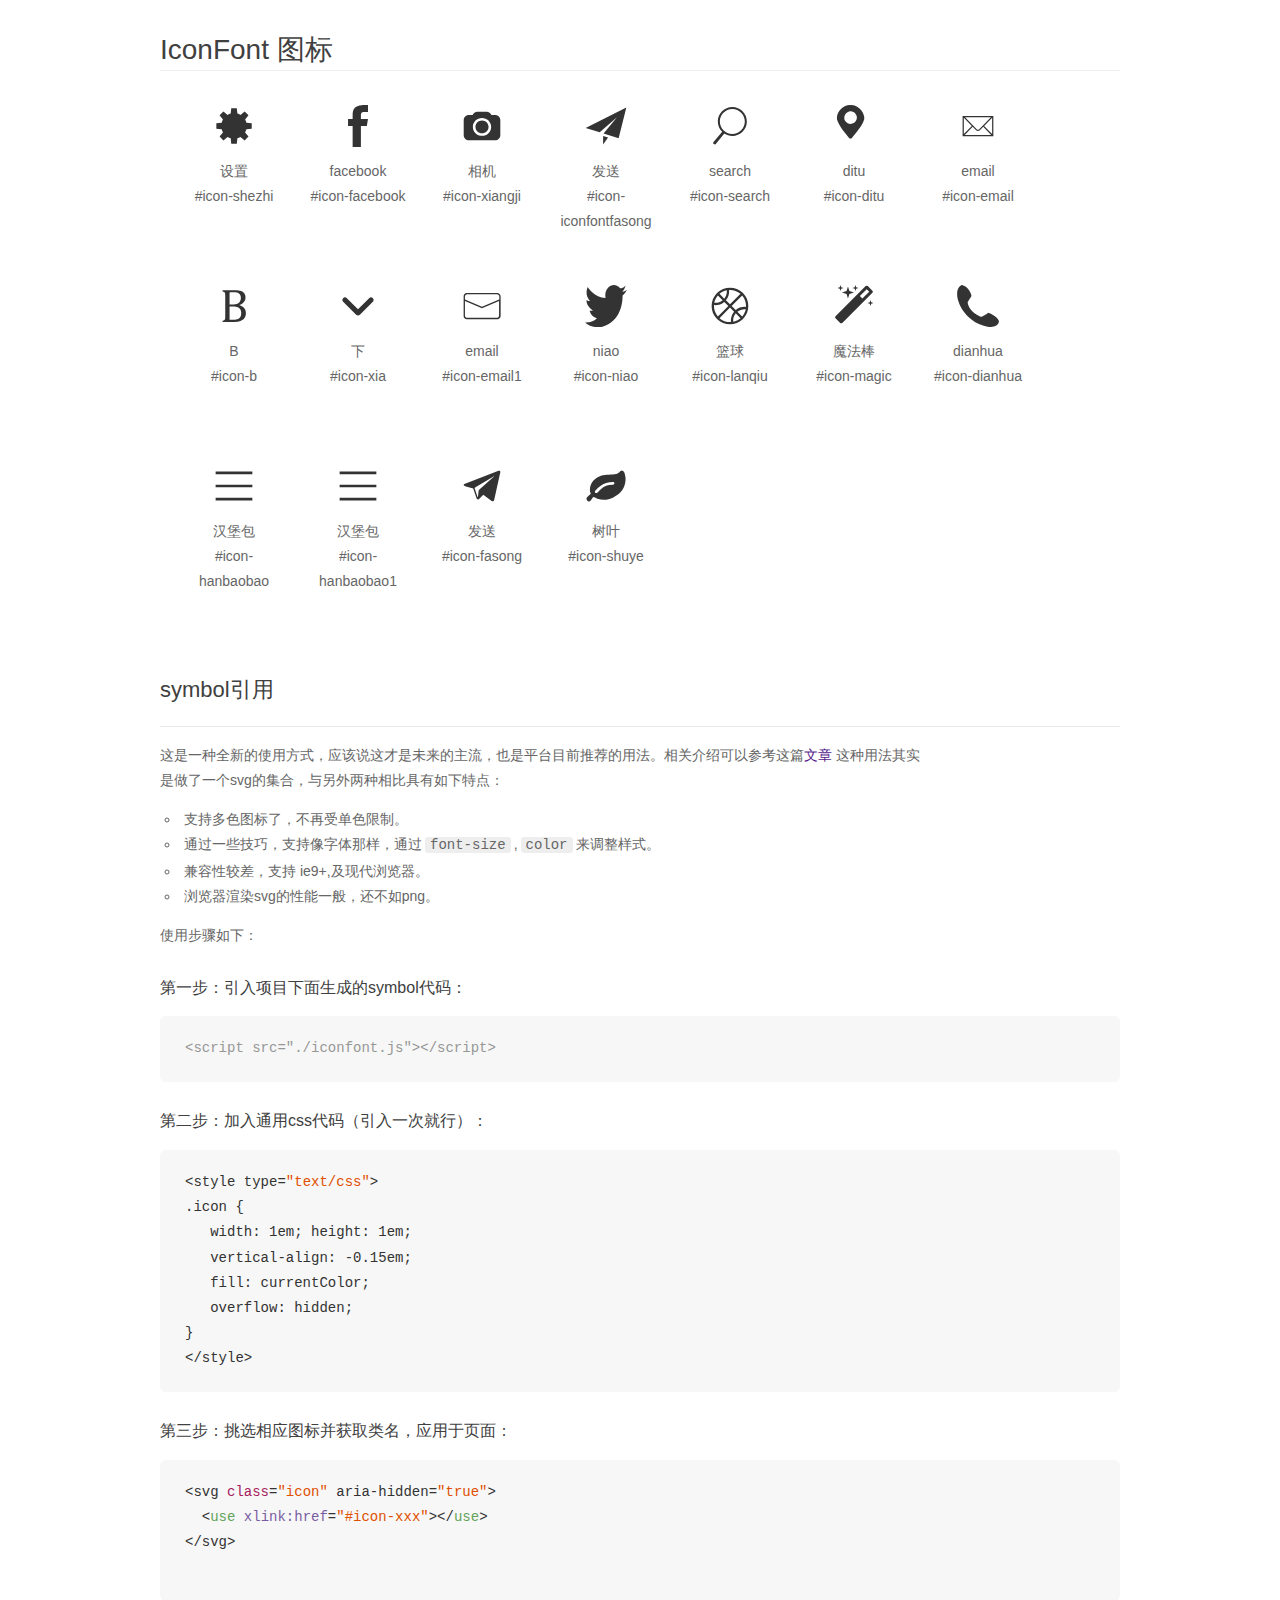
<file: font/demo_symbol.html>
<!DOCTYPE html>
<html>
<head>
    <meta charset="utf-8"/>
    <title>IconFont</title>
    <link rel="stylesheet" href="demo.css">
    <script src="iconfont.js"></script>

    <style type="text/css">
        .icon {
          /* 通过设置 font-size 来改变图标大小 */
          width: 1em; height: 1em;
          /* 图标和文字相邻时，垂直对齐 */
          vertical-align: -0.15em;
          /* 通过设置 color 来改变 SVG 的颜色/fill */
          fill: currentColor;
          /* path 和 stroke 溢出 viewBox 部分在 IE 下会显示
             normalize.css 中也包含这行 */
          overflow: hidden;
        }

    </style>
</head>
<body>
    <div class="main markdown">
        <h1>IconFont 图标</h1>
        <ul class="icon_lists clear">
            
                <li>
                    <svg class="icon" aria-hidden="true">
                        <use xlink:href="#icon-shezhi"></use>
                    </svg>
                    <div class="name">设置</div>
                    <div class="fontclass">#icon-shezhi</div>
                </li>
            
                <li>
                    <svg class="icon" aria-hidden="true">
                        <use xlink:href="#icon-facebook"></use>
                    </svg>
                    <div class="name">facebook</div>
                    <div class="fontclass">#icon-facebook</div>
                </li>
            
                <li>
                    <svg class="icon" aria-hidden="true">
                        <use xlink:href="#icon-xiangji"></use>
                    </svg>
                    <div class="name">相机</div>
                    <div class="fontclass">#icon-xiangji</div>
                </li>
            
                <li>
                    <svg class="icon" aria-hidden="true">
                        <use xlink:href="#icon-iconfontfasong"></use>
                    </svg>
                    <div class="name">发送</div>
                    <div class="fontclass">#icon-iconfontfasong</div>
                </li>
            
                <li>
                    <svg class="icon" aria-hidden="true">
                        <use xlink:href="#icon-search"></use>
                    </svg>
                    <div class="name">search</div>
                    <div class="fontclass">#icon-search</div>
                </li>
            
                <li>
                    <svg class="icon" aria-hidden="true">
                        <use xlink:href="#icon-ditu"></use>
                    </svg>
                    <div class="name">ditu</div>
                    <div class="fontclass">#icon-ditu</div>
                </li>
            
                <li>
                    <svg class="icon" aria-hidden="true">
                        <use xlink:href="#icon-email"></use>
                    </svg>
                    <div class="name">email</div>
                    <div class="fontclass">#icon-email</div>
                </li>
            
                <li>
                    <svg class="icon" aria-hidden="true">
                        <use xlink:href="#icon-b"></use>
                    </svg>
                    <div class="name">B</div>
                    <div class="fontclass">#icon-b</div>
                </li>
            
                <li>
                    <svg class="icon" aria-hidden="true">
                        <use xlink:href="#icon-xia"></use>
                    </svg>
                    <div class="name">下</div>
                    <div class="fontclass">#icon-xia</div>
                </li>
            
                <li>
                    <svg class="icon" aria-hidden="true">
                        <use xlink:href="#icon-email1"></use>
                    </svg>
                    <div class="name">email</div>
                    <div class="fontclass">#icon-email1</div>
                </li>
            
                <li>
                    <svg class="icon" aria-hidden="true">
                        <use xlink:href="#icon-niao"></use>
                    </svg>
                    <div class="name">niao</div>
                    <div class="fontclass">#icon-niao</div>
                </li>
            
                <li>
                    <svg class="icon" aria-hidden="true">
                        <use xlink:href="#icon-lanqiu"></use>
                    </svg>
                    <div class="name">篮球</div>
                    <div class="fontclass">#icon-lanqiu</div>
                </li>
            
                <li>
                    <svg class="icon" aria-hidden="true">
                        <use xlink:href="#icon-magic"></use>
                    </svg>
                    <div class="name">魔法棒</div>
                    <div class="fontclass">#icon-magic</div>
                </li>
            
                <li>
                    <svg class="icon" aria-hidden="true">
                        <use xlink:href="#icon-dianhua"></use>
                    </svg>
                    <div class="name">dianhua</div>
                    <div class="fontclass">#icon-dianhua</div>
                </li>
            
                <li>
                    <svg class="icon" aria-hidden="true">
                        <use xlink:href="#icon-hanbaobao"></use>
                    </svg>
                    <div class="name">汉堡包</div>
                    <div class="fontclass">#icon-hanbaobao</div>
                </li>
            
                <li>
                    <svg class="icon" aria-hidden="true">
                        <use xlink:href="#icon-hanbaobao1"></use>
                    </svg>
                    <div class="name">汉堡包</div>
                    <div class="fontclass">#icon-hanbaobao1</div>
                </li>
            
                <li>
                    <svg class="icon" aria-hidden="true">
                        <use xlink:href="#icon-fasong"></use>
                    </svg>
                    <div class="name">发送</div>
                    <div class="fontclass">#icon-fasong</div>
                </li>
            
                <li>
                    <svg class="icon" aria-hidden="true">
                        <use xlink:href="#icon-shuye"></use>
                    </svg>
                    <div class="name">树叶</div>
                    <div class="fontclass">#icon-shuye</div>
                </li>
            
        </ul>


        <h2 id="symbol-">symbol引用</h2>
        <hr>

        <p>这是一种全新的使用方式，应该说这才是未来的主流，也是平台目前推荐的用法。相关介绍可以参考这篇<a href="">文章</a>
        这种用法其实是做了一个svg的集合，与另外两种相比具有如下特点：</p>
        <ul>
          <li>支持多色图标了，不再受单色限制。</li>
          <li>通过一些技巧，支持像字体那样，通过<code>font-size</code>,<code>color</code>来调整样式。</li>
          <li>兼容性较差，支持 ie9+,及现代浏览器。</li>
          <li>浏览器渲染svg的性能一般，还不如png。</li>
        </ul>
        <p>使用步骤如下：</p>
        <h3 id="-symbol-">第一步：引入项目下面生成的symbol代码：</h3>
        <pre><code class="lang-js hljs javascript"><span class="hljs-comment">&lt;script src="./iconfont.js"&gt;&lt;/script&gt;</span></code></pre>
        <h3 id="-css-">第二步：加入通用css代码（引入一次就行）：</h3>
        <pre><code class="lang-js hljs javascript">&lt;style type=<span class="hljs-string">"text/css"</span>&gt;
.icon {
   width: <span class="hljs-number">1</span>em; height: <span class="hljs-number">1</span>em;
   vertical-align: <span class="hljs-number">-0.15</span>em;
   fill: currentColor;
   overflow: hidden;
}
&lt;<span class="hljs-regexp">/style&gt;</span></code></pre>
        <h3 id="-">第三步：挑选相应图标并获取类名，应用于页面：</h3>
        <pre><code class="lang-js hljs javascript">&lt;svg <span class="hljs-class"><span class="hljs-keyword">class</span></span>=<span class="hljs-string">"icon"</span> aria-hidden=<span class="hljs-string">"true"</span>&gt;<span class="xml"><span class="hljs-tag">
  &lt;<span class="hljs-name">use</span> <span class="hljs-attr">xlink:href</span>=<span class="hljs-string">"#icon-xxx"</span>&gt;</span><span class="hljs-tag">&lt;/<span class="hljs-name">use</span>&gt;</span>
</span>&lt;<span class="hljs-regexp">/svg&gt;
        </span></code></pre>
    </div>
</body>
</html>
</file>
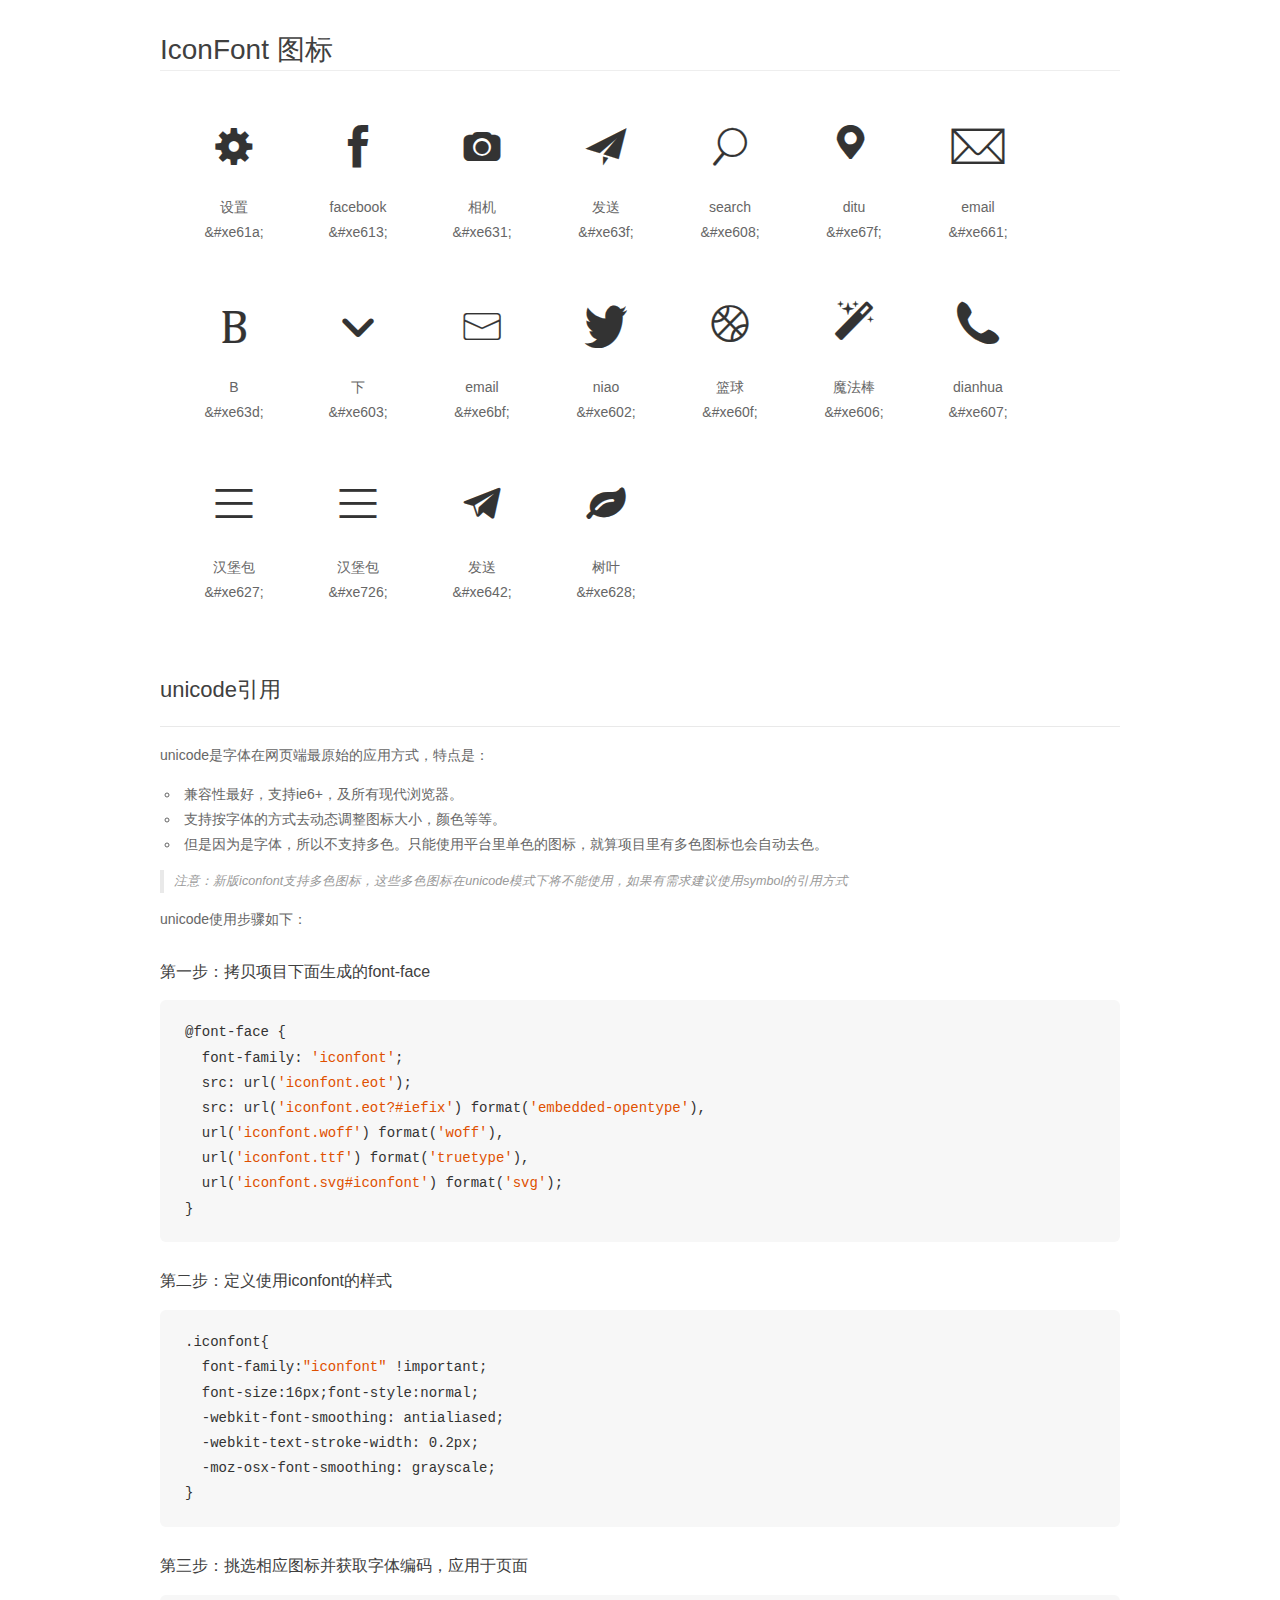
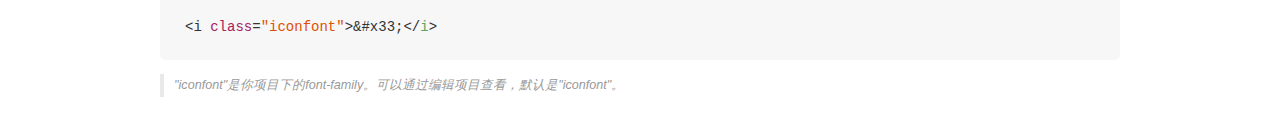
<file: font/demo_unicode.html>
<!DOCTYPE html>
<html>
<head>
    <meta charset="utf-8"/>
    <title>IconFont</title>
    <link rel="stylesheet" href="demo.css">

    <style type="text/css">

        @font-face {font-family: "iconfont";
          src: url('iconfont.eot'); /* IE9*/
          src: url('iconfont.eot#iefix') format('embedded-opentype'), /* IE6-IE8 */
          url('iconfont.woff') format('woff'), /* chrome, firefox */
          url('iconfont.ttf') format('truetype'), /* chrome, firefox, opera, Safari, Android, iOS 4.2+*/
          url('iconfont.svg#iconfont') format('svg'); /* iOS 4.1- */
        }

        .iconfont {
          font-family:"iconfont" !important;
          font-size:16px;
          font-style:normal;
          -webkit-font-smoothing: antialiased;
          -webkit-text-stroke-width: 0.2px;
          -moz-osx-font-smoothing: grayscale;
        }

    </style>
</head>
<body>
    <div class="main markdown">
        <h1>IconFont 图标</h1>
        <ul class="icon_lists clear">
            
                <li>
                <i class="icon iconfont">&#xe61a;</i>
                    <div class="name">设置</div>
                    <div class="code">&amp;#xe61a;</div>
                </li>
            
                <li>
                <i class="icon iconfont">&#xe613;</i>
                    <div class="name">facebook</div>
                    <div class="code">&amp;#xe613;</div>
                </li>
            
                <li>
                <i class="icon iconfont">&#xe631;</i>
                    <div class="name">相机</div>
                    <div class="code">&amp;#xe631;</div>
                </li>
            
                <li>
                <i class="icon iconfont">&#xe63f;</i>
                    <div class="name">发送</div>
                    <div class="code">&amp;#xe63f;</div>
                </li>
            
                <li>
                <i class="icon iconfont">&#xe608;</i>
                    <div class="name">search</div>
                    <div class="code">&amp;#xe608;</div>
                </li>
            
                <li>
                <i class="icon iconfont">&#xe67f;</i>
                    <div class="name">ditu</div>
                    <div class="code">&amp;#xe67f;</div>
                </li>
            
                <li>
                <i class="icon iconfont">&#xe661;</i>
                    <div class="name">email</div>
                    <div class="code">&amp;#xe661;</div>
                </li>
            
                <li>
                <i class="icon iconfont">&#xe63d;</i>
                    <div class="name">B</div>
                    <div class="code">&amp;#xe63d;</div>
                </li>
            
                <li>
                <i class="icon iconfont">&#xe603;</i>
                    <div class="name">下</div>
                    <div class="code">&amp;#xe603;</div>
                </li>
            
                <li>
                <i class="icon iconfont">&#xe6bf;</i>
                    <div class="name">email</div>
                    <div class="code">&amp;#xe6bf;</div>
                </li>
            
                <li>
                <i class="icon iconfont">&#xe602;</i>
                    <div class="name">niao</div>
                    <div class="code">&amp;#xe602;</div>
                </li>
            
                <li>
                <i class="icon iconfont">&#xe60f;</i>
                    <div class="name">篮球</div>
                    <div class="code">&amp;#xe60f;</div>
                </li>
            
                <li>
                <i class="icon iconfont">&#xe606;</i>
                    <div class="name">魔法棒</div>
                    <div class="code">&amp;#xe606;</div>
                </li>
            
                <li>
                <i class="icon iconfont">&#xe607;</i>
                    <div class="name">dianhua</div>
                    <div class="code">&amp;#xe607;</div>
                </li>
            
                <li>
                <i class="icon iconfont">&#xe627;</i>
                    <div class="name">汉堡包</div>
                    <div class="code">&amp;#xe627;</div>
                </li>
            
                <li>
                <i class="icon iconfont">&#xe726;</i>
                    <div class="name">汉堡包</div>
                    <div class="code">&amp;#xe726;</div>
                </li>
            
                <li>
                <i class="icon iconfont">&#xe642;</i>
                    <div class="name">发送</div>
                    <div class="code">&amp;#xe642;</div>
                </li>
            
                <li>
                <i class="icon iconfont">&#xe628;</i>
                    <div class="name">树叶</div>
                    <div class="code">&amp;#xe628;</div>
                </li>
            
        </ul>
        <h2 id="unicode-">unicode引用</h2>
        <hr>

        <p>unicode是字体在网页端最原始的应用方式，特点是：</p>
        <ul>
        <li>兼容性最好，支持ie6+，及所有现代浏览器。</li>
        <li>支持按字体的方式去动态调整图标大小，颜色等等。</li>
        <li>但是因为是字体，所以不支持多色。只能使用平台里单色的图标，就算项目里有多色图标也会自动去色。</li>
        </ul>
        <blockquote>
        <p>注意：新版iconfont支持多色图标，这些多色图标在unicode模式下将不能使用，如果有需求建议使用symbol的引用方式</p>
        </blockquote>
        <p>unicode使用步骤如下：</p>
        <h3 id="-font-face">第一步：拷贝项目下面生成的font-face</h3>
        <pre><code class="lang-js hljs javascript">@font-face {
  font-family: <span class="hljs-string">'iconfont'</span>;
  src: url(<span class="hljs-string">'iconfont.eot'</span>);
  src: url(<span class="hljs-string">'iconfont.eot?#iefix'</span>) format(<span class="hljs-string">'embedded-opentype'</span>),
  url(<span class="hljs-string">'iconfont.woff'</span>) format(<span class="hljs-string">'woff'</span>),
  url(<span class="hljs-string">'iconfont.ttf'</span>) format(<span class="hljs-string">'truetype'</span>),
  url(<span class="hljs-string">'iconfont.svg#iconfont'</span>) format(<span class="hljs-string">'svg'</span>);
}
</code></pre>
        <h3 id="-iconfont-">第二步：定义使用iconfont的样式</h3>
        <pre><code class="lang-js hljs javascript">.iconfont{
  font-family:<span class="hljs-string">"iconfont"</span> !important;
  font-size:<span class="hljs-number">16</span>px;font-style:normal;
  -webkit-font-smoothing: antialiased;
  -webkit-text-stroke-width: <span class="hljs-number">0.2</span>px;
  -moz-osx-font-smoothing: grayscale;
}
</code></pre>
        <h3 id="-">第三步：挑选相应图标并获取字体编码，应用于页面</h3>
        <pre><code class="lang-js hljs javascript">&lt;i <span class="hljs-class"><span class="hljs-keyword">class</span></span>=<span class="hljs-string">"iconfont"</span>&gt;&amp;#x33;<span class="xml"><span class="hljs-tag">&lt;/<span class="hljs-name">i</span>&gt;</span></span></code></pre>

        <blockquote>
        <p>"iconfont"是你项目下的font-family。可以通过编辑项目查看，默认是"iconfont"。</p>
        </blockquote>
    </div>


</body>
</html>
</file>
<file: css/sgh.css>
*{
	margin: 0px;
	padding: 0px;
	list-style: none;
	font-family: "微软雅黑","苹方";
	text-decoration: none;
}
/* 十二栅格化 */
.container-fuild{
	width: 100%;
	display: block;
	margin: 0px auto;
}
.container{
	width: 1170px;
	margin: 0px auto;
	box-sizing: border-box;
	padding: 0px 15px;
}
.row:after{
    width: 0px;
    height: 0px;
    display: block;
    content: "";
     clear: both;
}
.col-l-1{
	width: 8.33333%;
}
.col-l-2{
	width: 16.667%;
}
.col-l-3{
	width: 25%;
}
.col-l-4{
	width:33.33%;
}
.col-l-5{
	width:41.667%;
}
.col-l-6{
	width:50%;
}
.col-l-7{
	width:58.333%;
}
.col-l-8{
	width:66.6667%;
}
.col-l-9{
	width:75%;
}
.col-l-10{
	width:83.3333%;
}
.col-l-11{
	width:91.6667%;
}
.col-l-12{
	width:100%;
}
[class*="col-"]{
	float: left;
	position: relative;
	box-sizing: border-box;
}

.bigbox .col-l-9{
 border: 1px solid black;
 height: 400px;
}
.bigbox .col-l-3{
 border: 1px solid black;
 height: 400px;
}
 @media screen and (max-width: 1200px){

.container{
	width:970px;
}
.col-m-1{
	width: 8.33333%;
}
.col-m-2{
	width: 16.667%;
}
.col-m-3{
	width: 25%;
}
.col-m-4{
	width:33.33%;
}
.col-m-5{
	width:41.667%;
}
.col-m-6{
	width:50%;
}
.col-m-7{
	width:58.333%;
}
.col-m-8{
	width:66.6667%;
}
.col-m-9{
	width:75%;
}
.col-m-10{
	width:83.3333%;
}
.col-m-11{
	width:91.6667%;
}
.col-m-12{
	width:100%;
}


}

@media screen and (max-width: 992px){
.container{
	width:750px;
}

.col-s-1{
	width: 8.33333%;
}
.col-s-2{
	width: 16.667%;
}
.col-s-3{
	width: 25%;
}
.col-s-4{
	width:33.33%;
}
.col-s-5{
	width:41.667%;
}
.col-s-6{
	width:50%;
}
.col-s-7{
	width:58.333%;
}
.col-s-8{
	width:66.6667%;
}
.col-s-9{
	width:75%;
}
.col-s-10{
	width:83.3333%;
}
.col-s-11{
	width:91.6667%;
}
.col-s-12{
	width:100%;
}














} 


@media screen and (max-width: 768px){



.col-xs-1{
	width: 8.33333%;
}
.col-xs-2{
	width: 16.667%;
}
.col-xs-3{
	width: 25%;
}
.col-xs-4{
	width:33.33%;
}
.col-xs-5{
	width:41.667%;
}
.col-xs-6{
	width:50%;
}
.col-xs-7{
	width:58.333%;
}
.col-xs-8{
	width:66.6667%;
}
.col-xs-9{
	width:75%;
}
.col-xs-10{
	width:83.3333%;
}
.col-xs-11{
	width:91.6667%;
}
.col-xs-12{
	width:100%;
}















}
</file>
<file: css/geren.css>
*{
	margin: 0px;
	padding: 0px;
	list-style: none;
	font-family: "微软雅黑","苹方";
	text-decoration: none;
/* 	box-sizing: border-box; */
}

.header{
	width: 100%;
	height:648px;
	
	background: url('../img/bg.jpg') no-repeat;
	 background-size: cover;  
	
 	position: relative;
	background-position: center 0; 

 
}

.header-cover{
    position: absolute;
    top: 0px;
    left: 0px;
    width: 100%;
    height:648px;
    background: #000;
    opacity: 0.7;

}
.navbar-header{
    width: 100%;
    box-sizing: border-box;
    padding: 100px 40px;
    padding-bottom: 160px;
}
.navbar-header h1{
    width:25%;
    color: white;
    font-size: 26px;
    box-sizing: border-box;
    float: left;
    margin-right:5%; 
}

.navbar-header ul{
    width: 70%;
    overflow: hidden;
}
.navbar-header ul li{
    width: 10%;
    float: left;
    box-sizing: border-box;
    padding-right: 28px;
    padding-top: 10px;
       
}
.navbar-header ul li a{
    display: block;
    font-size: 15px;
    font-weight: 600;
    color: #E5E5E5; 
}
.navbar-header ul li :hover  {
    color:#FC7C1F;
}

.navbar-header1{
    display: none;
    overflow: hidden;
    box-sizing: border-box;
    padding:0px 10px;
     padding-top:30px ;
    padding-bottom: 20px;
    margin-bottom: 130px;


}
.navbar-header1 h1{
    color: white;
    font-size: 26px;
    box-sizing: border-box;
    float: left;
      margin-right: 5%;
}
.icon-hanbaobao:before{
    display: block;
    font-size: 25px;
    color: white;
    padding-top: 8px;

}
.navbar-header1 .mulu{
    color: white;
    box-sizing: border-box;
    float:right; 
    padding-right:10px;
}
 .intro-content{
    height:224px;
     text-align: center; 

} 
.intro-content h3 {
    font-size: 36px;
    height: 88px;
    color: #fff;
    word-break: break-all;
    text-transform: uppercase;
    text-shadow: 0 0 16px rgba(0, 0, 0, 0.4);
    margin-bottom: 10px;
    font-weight: 700;
    height: auto;

}
.sub-title{
     font-size: 14px;
     color: #fff;
      word-break: break-all;
       margin-bottom: 10px;
       line-height: 24px;
}
.social{
    text-align: center;

}
.social a {
    font-size: 18px;
    margin: 0 8px;
    color: #fff;
    text-shadow: 0 0 5px rgba(0, 0, 0, 0.5);
   transition: all 0.4s;
}
.icon-facebook:before{
    font-size: 21px;
    color: white;
}
.icon-niao:before{
    font-size: 21px;
     color: white;
}
.icon-b:before{
    font-size: 22px;
     color: white;
}
.icon-lanqiu:before{
    font-size: 21px;
     color: white;

}
.kuang{
    width: 100px;
    height: 100px;
    border-radius: 50%;
    background:rgba(255,255,255,0.2);
    position: absolute;
    left: 48%;
    bottom: -55px;
    text-align: center;


}
.down{
    display: block;
    width: 100px;
    height: 50px;
    margin-top:15px; 
    animation-name: push;
 animation-duration: 1.5s;
 animation-iteration-count: infinite; 
}
.icon-xia:before{
font-size: 25px;
 color: white; 
 margin-left: -2px;


}
@keyframes push{
    0%{
        opacity: 0;
        transform: translateY(-13px);
    }
     100%{
        opacity: 1;
        transform: translateY(0px);
    }
}

.about-section{
    width: 100%;
    padding: 90px  0px;

}
.side-pic{
    padding: 0px 15px ;
     box-sizing: border-box; 
}

 .intr-fir{
     box-sizing: border-box; 
    padding: 0px 15px ;

}
.about-text {
    margin-bottom: 20px;
}
.about-text h3 {
    margin-bottom: 25px;
}
h3 {
    font-size: 20px;
    font-family: 'Montserrat', sans-serif;
    /* font-weight: 700;
    letter-spacing: 0.02em; */
}
p {
    font-size: 17px;
    color: #888;
    line-height: 27px;
    font-family: 'Roboto', sans-serif;
}
.single-progress-item {
    margin-bottom: 30px;
}
.rmargin{
      margin-bottom: 0px;
}
.single-progress-item h4 {
    letter-spacing: 0.09em;
    text-transform: uppercase;
    line-height: 27px;
    margin-bottom: 5px;
    font-size: 13px;
}
.progress-bar-style {
    display: block;
    height: 10px;
    background: #d6d6d6;
    position: relative;
    width: 100%;
    border-radius: 5px;
}
.bar-inner {
    position: absolute;
    height: 100%;
    left: 0;
    top: 0;
    background: #222;
    border-radius: 5px;
    transition: all 0.6s ease;
/*     animation-delay: 2s;  */
    

}

.bar-inner span {
    position: absolute;
    right: 10px;
    top: -18px;
    font-size: 13px;
}

/* 第二层 */
.services-section {
    background: #f6f6f6;
}

.spad {
    padding: 90px 0;
}
.service-item {
    text-align: center;
}
.service-item .icon {
    width: 50px;
    height: 50px;
    display: table;
    margin: 0 auto;
    position: relative;
    top: 0px;

    transition: all 0.5s;
}



.service-item .icon i {
    display: table-cell;
    vertical-align: middle;
    text-align: center;
    font-size: 28px;
}
.service-item h4 {
    font-weight: 600;
}

h4 {
    font-size: 14px;
    line-height: 30px;
}
.service-item p {
    font-size: 17px;
    color: #888;
    line-height: 27px;
    font-family: 'Roboto', sans-serif;
}
.section-title {
    text-align: center;
    margin-bottom: 30px;
}
h2 {
    font-size: 23px;
    margin-bottom: 15px;
}
.portfolio-filter {
    text-align: center;
    margin-bottom: 30px;
}
.portfolio-filter li {
    font-family: 'Montserrat', sans-serif;
    font-size: 13px;
    display: inline-block;
    margin-right: 10px;
    cursor: pointer;
}


.row {
    margin-right: -15px;
    margin-left: -15px;
}
.portfolio_container {
    width: 100%;
    margin-bottom: -30px;
    position: relative;
    height: 842px;
}
.grid-item{
  position: absolute; 
  left: 0px; 
  top: 0px; 
  margin-bottom: 30px;
box-sizing: border-box;
padding: 0px 15px;
}
.work-item img {
    max-width: 100%;

}

.work-inner {
    position: absolute;
    width: 100%;
    height: 99%;
    left: 0px;
    top: 0;
     overflow: hidden;    
    background-color: rgba(0, 0, 0, 0.8);
    opacity: 0; 
   /*  perspective: 100px; */

    transition: all 0.5s ease 0s;
}
.work-zoom {
    position: absolute;
    width: 50px;
    height: 50px;
    color: #333;
    display: table;
    text-align: center;
    left: 50%;
    top: 50%;
    margin-left: -25px;
    margin-top: -25px;
    background: #fff;
    font-size: 20px;
     opacity: 0; 
    transform: rotateY(0deg);

    transition: all 0.6s;
}

.icon-search:before{
    font-size: 20px;
    font-weight: 800;
}
.work-zoom i {
    display: table-cell;
    vertical-align: middle;
}
.grid-item:hover .work-inner{
    opacity: 1;
}
.grid-item:hover .work-zoom{
    opacity: 1;
}
 .grid-item:hover .work-zoom {
     transform: rotateY(180deg);
} 


.grid-item1{
  position: absolute; 
  left: 390px; 
  top: 0px; 
  margin-bottom: 30px;
box-sizing: border-box;
padding: 0px 15px;
}
.work-item {
    position: relative;
}


/* 3 */
.testinonial-section {
    background: #f6f6f6;
}
.brand-item li a{
    display: block;
    transition: all 0.5s;
}
.brand-item li a:hover{
    transform: scale(1.3, 1.3)
}
.brand-item li img{
  width: 186px;
  height: 78px;
}

.blog-item {
    display: block;
    margin-bottom: 30px;
    transition: all 0.5s;
    
}
.blog-item:hover{
     box-shadow: 0px 3px 16px rgba(0, 0, 0, 0.15);
     transform: translate(0, -20px);
}
.col-l-4{
     padding: 0px 15px ;
      box-sizing: border-box;  
}
.blog-item img {
    min-width: 100%;
    max-width: 100%;
}

.blog-item-text {
    padding: 10px;
      box-sizing: border-box;
}
.blog-item-text h3 {
    color: #333;
    margin-bottom: 15px;
    font-weight: 600;
}
.blog-item-text h5 {
    margin-top: 10px;
    font-size: 11px;
    text-transform: uppercase;
    color: #616161;
}
.mt20 {
    margin-top: 20px;
    text-align: center;

}
a.site-button {
    border: 2px solid #000;
    color: #000;
}
.site-button {
    padding: 13px 40px;
    font-size: 12px;
    font-family: 'Montserrat', sans-serif;
    font-weight: 700;
    background: none;

    border-radius: 50px;

    transition: all ease 0.3s;
    box-shadow: 0 0 3px 7px transparent;
}
.mt20:hover a{
     background: #000;
    color: #FFF;
}
/* 5 */
.contact-section {
    background: #f6f6f6;
}
.col-l-5{
   box-sizing: border-box;
   padding:0px 15px;
}
.con-info {
    background: #fff;
    box-sizing: border-box;
    padding:20px  ;
    
    box-shadow: 0 0 15px rgba(0, 0, 0, 0.1);
}
.con-info li {
    margin-bottom: 15px;
}
.con-info .rmargin-b{
   margin-bottom: 10px; 
}
.con-info li i {
   display: block;
    margin-bottom: 10px;
}
.icon-dianhua:before{
     font-size: 17px;
}
.icon-email1:before{
     font-size: 17px;
}
.icon-ditu:before{
     font-size: 17px;
}
.con-info li span {
    display: block;
    text-transform: uppercase;
    font-weight: 700;
    font-size: 13px;
    font-family: 'Montserrat', sans-serif;
}


.contact-left {
    position: relative;
    padding: 0px 15px;
    box-sizing: border-box;
}
#contact-form input {
    display: block;
    min-width: 100%;
    margin-bottom: 30px;
    box-sizing: border-box;
    height: 55px;
    padding: 7px 10px;
    background: #fff;
    border: none;
    font-size: 14px;
    font-weight: 400;
    box-shadow: 0 0 15px rgba(0, 0, 0, 0.1);
}
.send-btn-div {
    position: relative;
    line-height: 0;
}
#contact-form textarea {
    font-size: 14px;
    font-weight: 400;
    min-width: 100%;
    height: 160px;
    box-sizing: border-box;
    padding: 10px;
    background: #fff;
    box-shadow: 0 0 15px rgba(0, 0, 0, 0.1);
    padding-right: 10px;
    border: none;
    line-height: initial;
}
.send-btn {
    position: absolute;
    right: 0px;
    top: 0;
    height: 100%;
    width: 80px;
    background: #333;
    border: none;
    font-size: 30px;
    box-sizing: border-box;
    color: #fff;
    transition: all 0.5s;
    box-shadow: inset 0 0 15px 5px #333;
}
.send-btn:hover  {
    background: #FFF;
    border: 4px solid #000;
    box-shadow:none;
}
.send-btn:hover .icon-iconfontfasong:before {
    color: #000;
}
.icon-iconfontfasong:before{
    font-size: 30px;
}
footer {
    background: #111;
    text-align: center;
    padding: 70px 0;
}
footer p {
    margin-top: 10px;
    font-size: 13px;
    line-height: 20px;
}

.portfolios-section1{
    display: none;
}
.portfolios-section2{
   display: none;
} 
.portfolios-section3{
   display: none;
} 






.crr-box{
    width: 100%;
    height: auto;
    overflow: hidden;
}
.crr-box ol{
   width: 100%;
    height: auto;
    overflow: hidden;  
}

.crr-box ol li{
    width: 33.33%;
    float: left;
    box-sizing: border-box;
    padding-right: 15px;
    padding-bottom: 15px;

    
}
/* .crr-box ol li:nth-of-type(3),ol li:nth-of-type(6){
     padding-right: 8px;

  } */
.crr-img-box{
    width: 100%;
    height: auto;
    position: relative;
}
 .crr-img-box img{
    width: 100%;
    height:auto;
    display: block;
}

.crr-zhezhao{
  width: 100%;
  height: 100%; 
  position: absolute;
  left: 0;
  top: 0;
  background: rgba(0, 0, 0,0.6);
  transition: 0.5s;
  opacity: 0;
  transition: all 0.5s ease 0s;
}
.crr-work-zoom {
    position: absolute;
    width: 40px;
    height: 40px;
    color: #333;
    display: table;
    text-align: center;
    left: 50%;
    top: 50%;
    margin-left: -20px;
    margin-top: -20px;
    background: #fff;
    font-size: 20px;
    opacity: 0;
    transform: rotateY(0deg);
    transition: all 0.4s;
}
.crr-work-zoom  .icon-search:before{
font-size: 20px;
display: block;
margin-top: 8px;
}

.crr-box ol li:hover .crr-work-zoom {
   opacity: 1;
   transform: rotateY(180deg);
}
.crr-box ol li:hover .crr-zhezhao{
   opacity: 1;
}
.crr-zhezhao-zi {
    position: absolute;
    width: 100%;
    top: 50%;
    left: 0;
    transform: translateY(-50%);
    opacity: 0;
}

.crr-box ol li:hover .crr-zhezhao-zi{
    transform: translateY(0);
    opacity: 1;
}











@media screen and (max-width: 1200px){
.side-pic img{
    width: 440px;
    height: auto;

}
 .portfolios-section{
   display:none;
}
.portfolios-section1{
   display: block;
} 

.work-item img{
  width: 293px;
   height: auto;
}
.brand-item li img{
    width: 167px;
}

.testinonial-section {
    width: 100%;
}

}


@media screen and (max-width: 992px){
 .navbar-header1{
    display: none;
 }


 .navbar-header{
    padding-bottom:80px;
 }
 .navbar-header h1{
    width:100%;
    color: white;
    font-size: 26px;
   text-align: center;
   box-sizing: border-box;
    padding-bottom: 20px;
}

.navbar-header ul{
    width: 100%;
    overflow: hidden;
}
.navbar-header ul li{
    width: 10%;
    float: left;
    box-sizing: border-box;
    padding-right: 28px;
    padding-top: 40px;

       
} 
.navbar-header ul li a{
  font-size: 16px;
}
.blog-box img{
     display: block;
    transition: all 1.2s;
}
.blog-box1 img{
    display: block;
    transition: all 1.2s;
}
.blog-box1{
    width: 720px;
    overflow: hidden;
    position: relative;
}

.blog-box1 img:hover {
     transform: scale(1.1,1.1);
}
.blog-box{
    width: 345px;
    height: 265px;
    overflow: hidden;
}
.blog-item:hover  {
     box-shadow: none;
     transform: translate(0, 0px);
}
.blog-box img:hover {
     box-shadow: none;
     transform: translate(0, 0px);
     transform: scale(1.1,1.1);
}
.side-pic img{
    width: 690px;
    height: auto;

}
 .portfolios-section1{
   display:none;
}
.portfolios-section2{
   display: block;
} 
.con-info{
    margin-bottom: 30px;
}
.pic-1{
    display: none;
}
}
@media screen and (max-width: 768px){
 .blog-box{
    width:100%;
    height: auto;
 }
  .blog-box1{
    width:100%;
    height: auto;
 }
 .blog-box img:hover{
    transform: none;


 }
  .blog-box1 img:hover{
    transform: none;

 }
 .navbar-header{
    display: none;
 }

 .navbar-header1{
    display: block;
 }





 .container{
    width: 100%; 
}
.side-pic img{
    width: 100%;
    height: auto;

}
  .portfolios-section2{
   display:none;
}
.portfolios-section3{
   display: block;
}   

.work-item img{
  width: 80%;
   height: auto;
    display: block;
   margin: 0px auto;
   margin-bottom: 10px; 
}
.brand-item li img{
    width: 80%;
 }
}
@media screen and (max-width: 395px){
.kuang{
    width: 100px;
    height: 100px;
    border-radius: 50%;
    background:rgba(255,255,255,0.5);
    position: absolute;
    left:32%;
    bottom: -55px;
    text-align: center;


}



}
</file>
<file: font/iconfont.css>
@font-face {font-family: "iconfont";
  src: url('iconfont.eot?t=1492148120819'); /* IE9*/
  src: url('iconfont.eot?t=1492148120819#iefix') format('embedded-opentype'), /* IE6-IE8 */
  url('iconfont.woff?t=1492148120819') format('woff'), /* chrome, firefox */
  url('iconfont.ttf?t=1492148120819') format('truetype'), /* chrome, firefox, opera, Safari, Android, iOS 4.2+*/
  url('iconfont.svg?t=1492148120819#iconfont') format('svg'); /* iOS 4.1- */
}

.iconfont {
  font-family:"iconfont" !important;
  font-size:16px;
  font-style:normal;
  -webkit-font-smoothing: antialiased;
  -moz-osx-font-smoothing: grayscale;
}

.icon-shezhi:before { content: "\e61a"; }

.icon-facebook:before { content: "\e613"; }

.icon-xiangji:before { content: "\e631"; }

.icon-iconfontfasong:before { content: "\e63f"; }

.icon-search:before { content: "\e608"; }

.icon-ditu:before { content: "\e67f"; }

.icon-email:before { content: "\e661"; }

.icon-b:before { content: "\e63d"; }

.icon-xia:before { content: "\e603"; }

.icon-email1:before { content: "\e6bf"; }

.icon-niao:before { content: "\e602"; }

.icon-lanqiu:before { content: "\e60f"; }

.icon-magic:before { content: "\e606"; }

.icon-dianhua:before { content: "\e607"; }

.icon-hanbaobao:before { content: "\e627"; }

.icon-hanbaobao1:before { content: "\e726"; }

.icon-fasong:before { content: "\e642"; }

.icon-shuye:before { content: "\e628"; }
</file>
<file: font/demo.css>
*{margin: 0;padding: 0;list-style: none;}
/*
KISSY CSS Reset
理念：1. reset 的目的不是清除浏览器的默认样式，这仅是部分工作。清除和重置是紧密不可分的。
2. reset 的目的不是让默认样式在所有浏览器下一致，而是减少默认样式有可能带来的问题。
3. reset 期望提供一套普适通用的基础样式。但没有银弹，推荐根据具体需求，裁剪和修改后再使用。
特色：1. 适应中文；2. 基于最新主流浏览器。
维护：玉伯<lifesinger@gmail.com>, 正淳<ragecarrier@gmail.com>
 */

/** 清除内外边距 **/
body, h1, h2, h3, h4, h5, h6, hr, p, blockquote, /* structural elements 结构元素 */
dl, dt, dd, ul, ol, li, /* list elements 列表元素 */
pre, /* text formatting elements 文本格式元素 */
form, fieldset, legend, button, input, textarea, /* form elements 表单元素 */
th, td /* table elements 表格元素 */ {
  margin: 0;
  padding: 0;
}

/** 设置默认字体 **/
body,
button, input, select, textarea /* for ie */ {
  font: 12px/1.5 tahoma, arial, \5b8b\4f53, sans-serif;
}
h1, h2, h3, h4, h5, h6 { font-size: 100%; }
address, cite, dfn, em, var { font-style: normal; } /* 将斜体扶正 */
code, kbd, pre, samp { font-family: courier new, courier, monospace; } /* 统一等宽字体 */
small { font-size: 12px; } /* 小于 12px 的中文很难阅读，让 small 正常化 */

/** 重置列表元素 **/
ul, ol { list-style: none; }

/** 重置文本格式元素 **/
a { text-decoration: none; }
a:hover { text-decoration: underline; }


/** 重置表单元素 **/
legend { color: #000; } /* for ie6 */
fieldset, img { border: 0; } /* img 搭车：让链接里的 img 无边框 */
button, input, select, textarea { font-size: 100%; } /* 使得表单元素在 ie 下能继承字体大小 */
/* 注：optgroup 无法扶正 */

/** 重置表格元素 **/
table { border-collapse: collapse; border-spacing: 0; }

/* 清除浮动 */
.ks-clear:after, .clear:after {
  content: '\20';
  display: block;
  height: 0;
  clear: both;
}
.ks-clear, .clear {
  *zoom: 1;
}

.main {
  padding: 30px 100px;
width: 960px;
margin: 0 auto;
}
.main h1{font-size:36px; color:#333; text-align:left;margin-bottom:30px; border-bottom: 1px solid #eee;}

.helps{margin-top:40px;}
.helps pre{
  padding:20px;
  margin:10px 0;
  border:solid 1px #e7e1cd;
  background-color: #fffdef;
  overflow: auto;
}

.icon_lists{
  width: 100% !important;

}

.icon_lists li{
  float:left;
  width: 100px;
  height:180px;
  text-align: center;
  list-style: none !important;
}
.icon_lists .icon{
  font-size: 42px;
  line-height: 100px;
  margin: 10px 0;
  color:#333;
  -webkit-transition: font-size 0.25s ease-out 0s;
  -moz-transition: font-size 0.25s ease-out 0s;
  transition: font-size 0.25s ease-out 0s;

}
.icon_lists .icon:hover{
  font-size: 100px;
}



.markdown {
  color: #666;
  font-size: 14px;
  line-height: 1.8;
}

.highlight {
  line-height: 1.5;
}

.markdown img {
  vertical-align: middle;
  max-width: 100%;
}

.markdown h1 {
  color: #404040;
  font-weight: 500;
  line-height: 40px;
  margin-bottom: 24px;
}

.markdown h2,
.markdown h3,
.markdown h4,
.markdown h5,
.markdown h6 {
  color: #404040;
  margin: 1.6em 0 0.6em 0;
  font-weight: 500;
  clear: both;
}

.markdown h1 {
  font-size: 28px;
}

.markdown h2 {
  font-size: 22px;
}

.markdown h3 {
  font-size: 16px;
}

.markdown h4 {
  font-size: 14px;
}

.markdown h5 {
  font-size: 12px;
}

.markdown h6 {
  font-size: 12px;
}

.markdown hr {
  height: 1px;
  border: 0;
  background: #e9e9e9;
  margin: 16px 0;
  clear: both;
}

.markdown p,
.markdown pre {
  margin: 1em 0;
}

.markdown > p,
.markdown > blockquote,
.markdown > .highlight,
.markdown > ol,
.markdown > ul {
  width: 80%;
}

.markdown ul > li {
  list-style: circle;
}

.markdown > ul li,
.markdown blockquote ul > li {
  margin-left: 20px;
  padding-left: 4px;
}

.markdown > ul li p,
.markdown > ol li p {
  margin: 0.6em 0;
}

.markdown ol > li {
  list-style: decimal;
}

.markdown > ol li,
.markdown blockquote ol > li {
  margin-left: 20px;
  padding-left: 4px;
}

.markdown code {
  margin: 0 3px;
  padding: 0 5px;
  background: #eee;
  border-radius: 3px;
}

.markdown pre {
  border-radius: 6px;
  background: #f7f7f7;
  padding: 20px;
}

.markdown pre code {
  border: none;
  background: #f7f7f7;
  margin: 0;
}

.markdown strong,
.markdown b {
  font-weight: 600;
}

.markdown > table {
  border-collapse: collapse;
  border-spacing: 0px;
  empty-cells: show;
  border: 1px solid #e9e9e9;
  width: 95%;
  margin-bottom: 24px;
}

.markdown > table th {
  white-space: nowrap;
  color: #333;
  font-weight: 600;

}

.markdown > table th,
.markdown > table td {
  border: 1px solid #e9e9e9;
  padding: 8px 16px;
  text-align: left;
}

.markdown > table th {
  background: #F7F7F7;
}

.markdown blockquote {
  font-size: 90%;
  color: #999;
  border-left: 4px solid #e9e9e9;
  padding-left: 0.8em;
  margin: 1em 0;
  font-style: italic;
}

.markdown blockquote p {
  margin: 0;
}

.markdown .anchor {
  opacity: 0;
  transition: opacity 0.3s ease;
  margin-left: 8px;
}

.markdown .waiting {
  color: #ccc;
}

.markdown h1:hover .anchor,
.markdown h2:hover .anchor,
.markdown h3:hover .anchor,
.markdown h4:hover .anchor,
.markdown h5:hover .anchor,
.markdown h6:hover .anchor {
  opacity: 1;
  display: inline-block;
}

.markdown > br,
.markdown > p > br {
  clear: both;
}


.hljs {
  display: block;
  background: white;
  padding: 0.5em;
  color: #333333;
  overflow-x: auto;
}

.hljs-comment,
.hljs-meta {
  color: #969896;
}

.hljs-string,
.hljs-variable,
.hljs-template-variable,
.hljs-strong,
.hljs-emphasis,
.hljs-quote {
  color: #df5000;
}

.hljs-keyword,
.hljs-selector-tag,
.hljs-type {
  color: #a71d5d;
}

.hljs-literal,
.hljs-symbol,
.hljs-bullet,
.hljs-attribute {
  color: #0086b3;
}

.hljs-section,
.hljs-name {
  color: #63a35c;
}

.hljs-tag {
  color: #333333;
}

.hljs-title,
.hljs-attr,
.hljs-selector-id,
.hljs-selector-class,
.hljs-selector-attr,
.hljs-selector-pseudo {
  color: #795da3;
}

.hljs-addition {
  color: #55a532;
  background-color: #eaffea;
}

.hljs-deletion {
  color: #bd2c00;
  background-color: #ffecec;
}

.hljs-link {
  text-decoration: underline;
}

pre{
  background: #fff;
}
</file>
